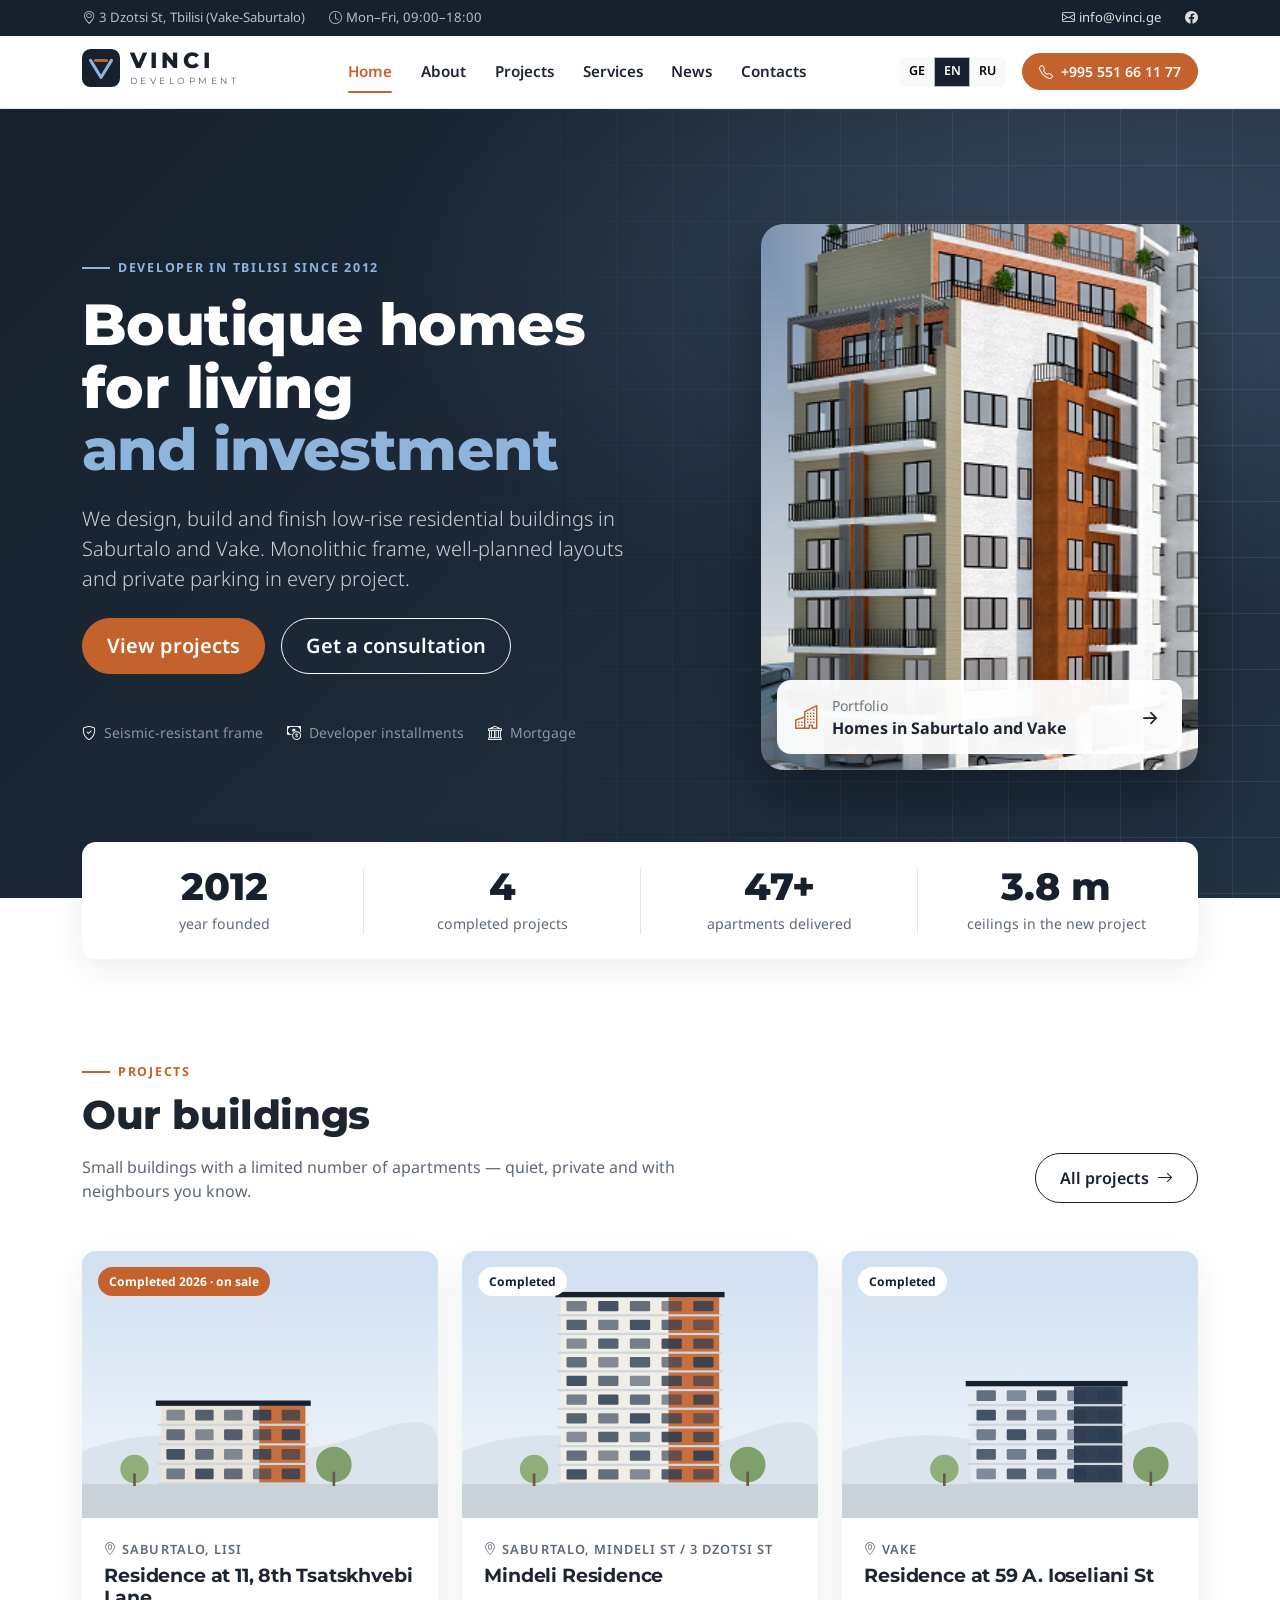
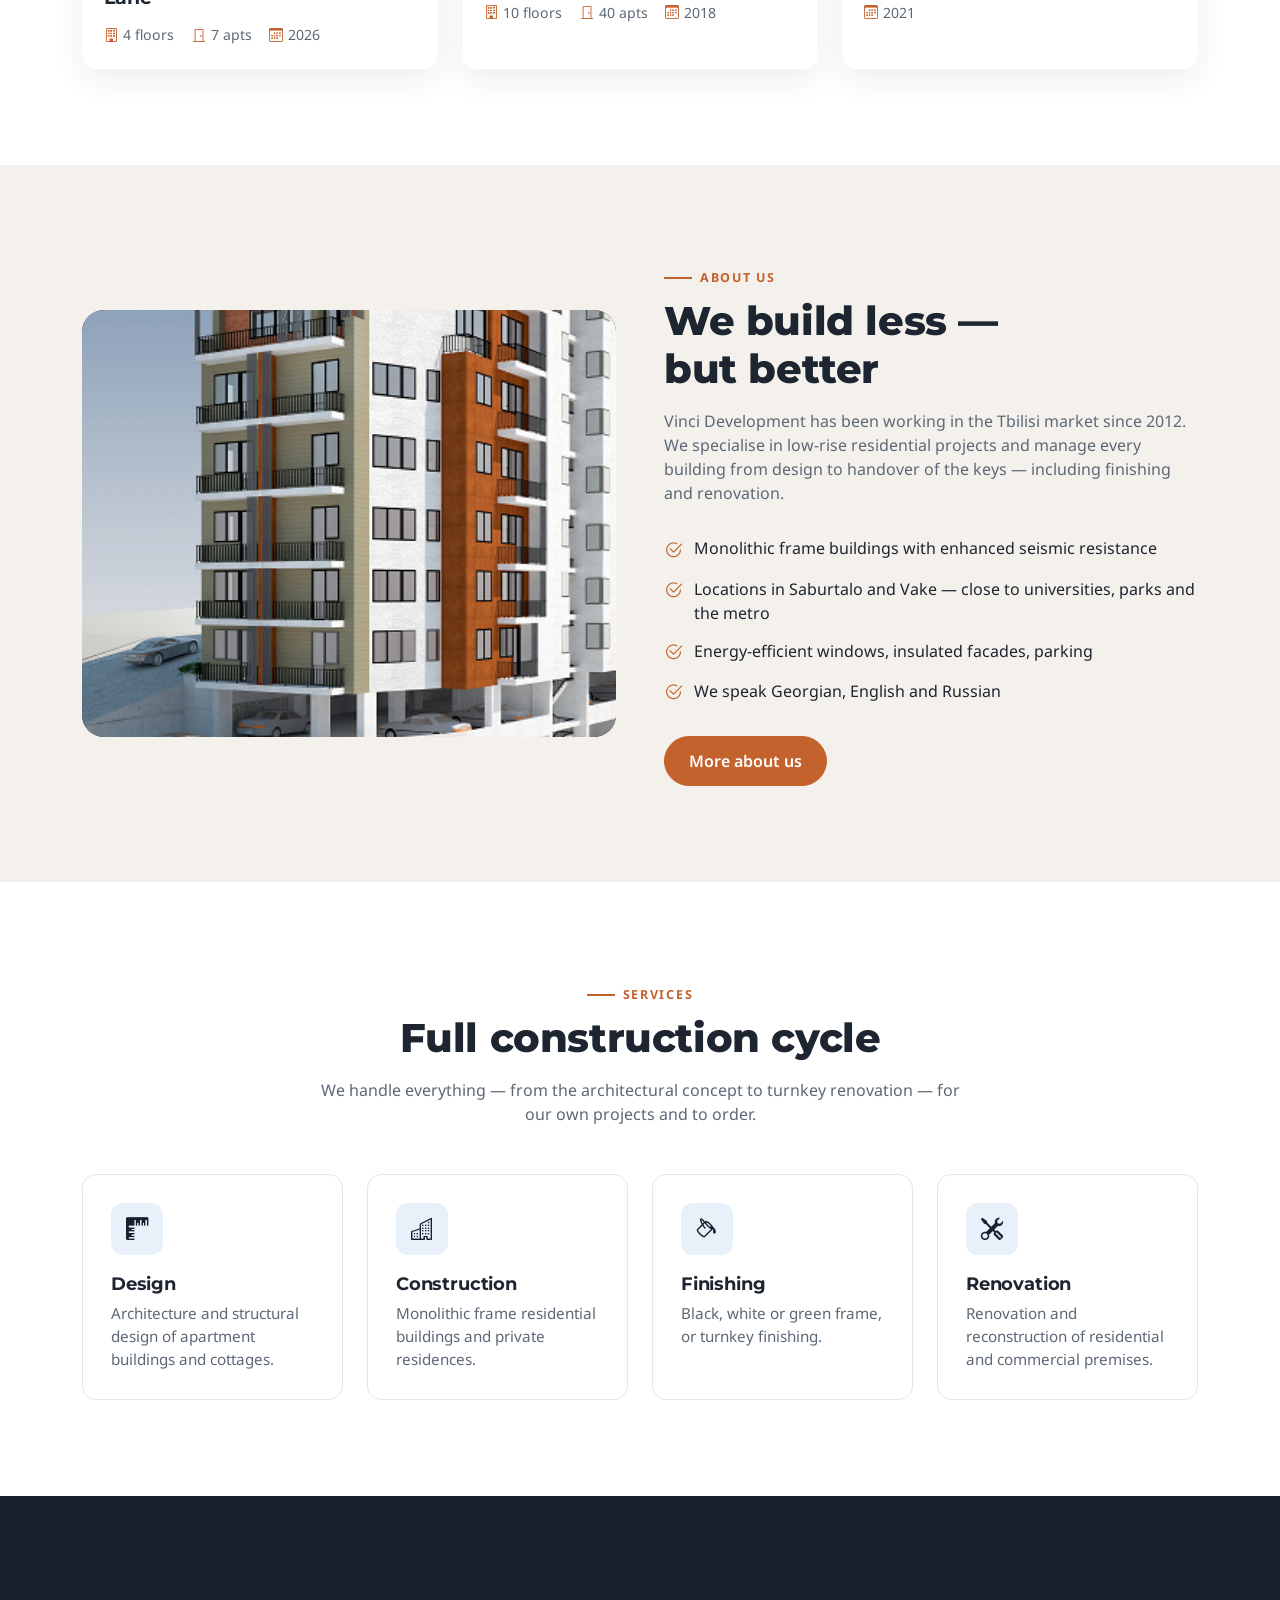
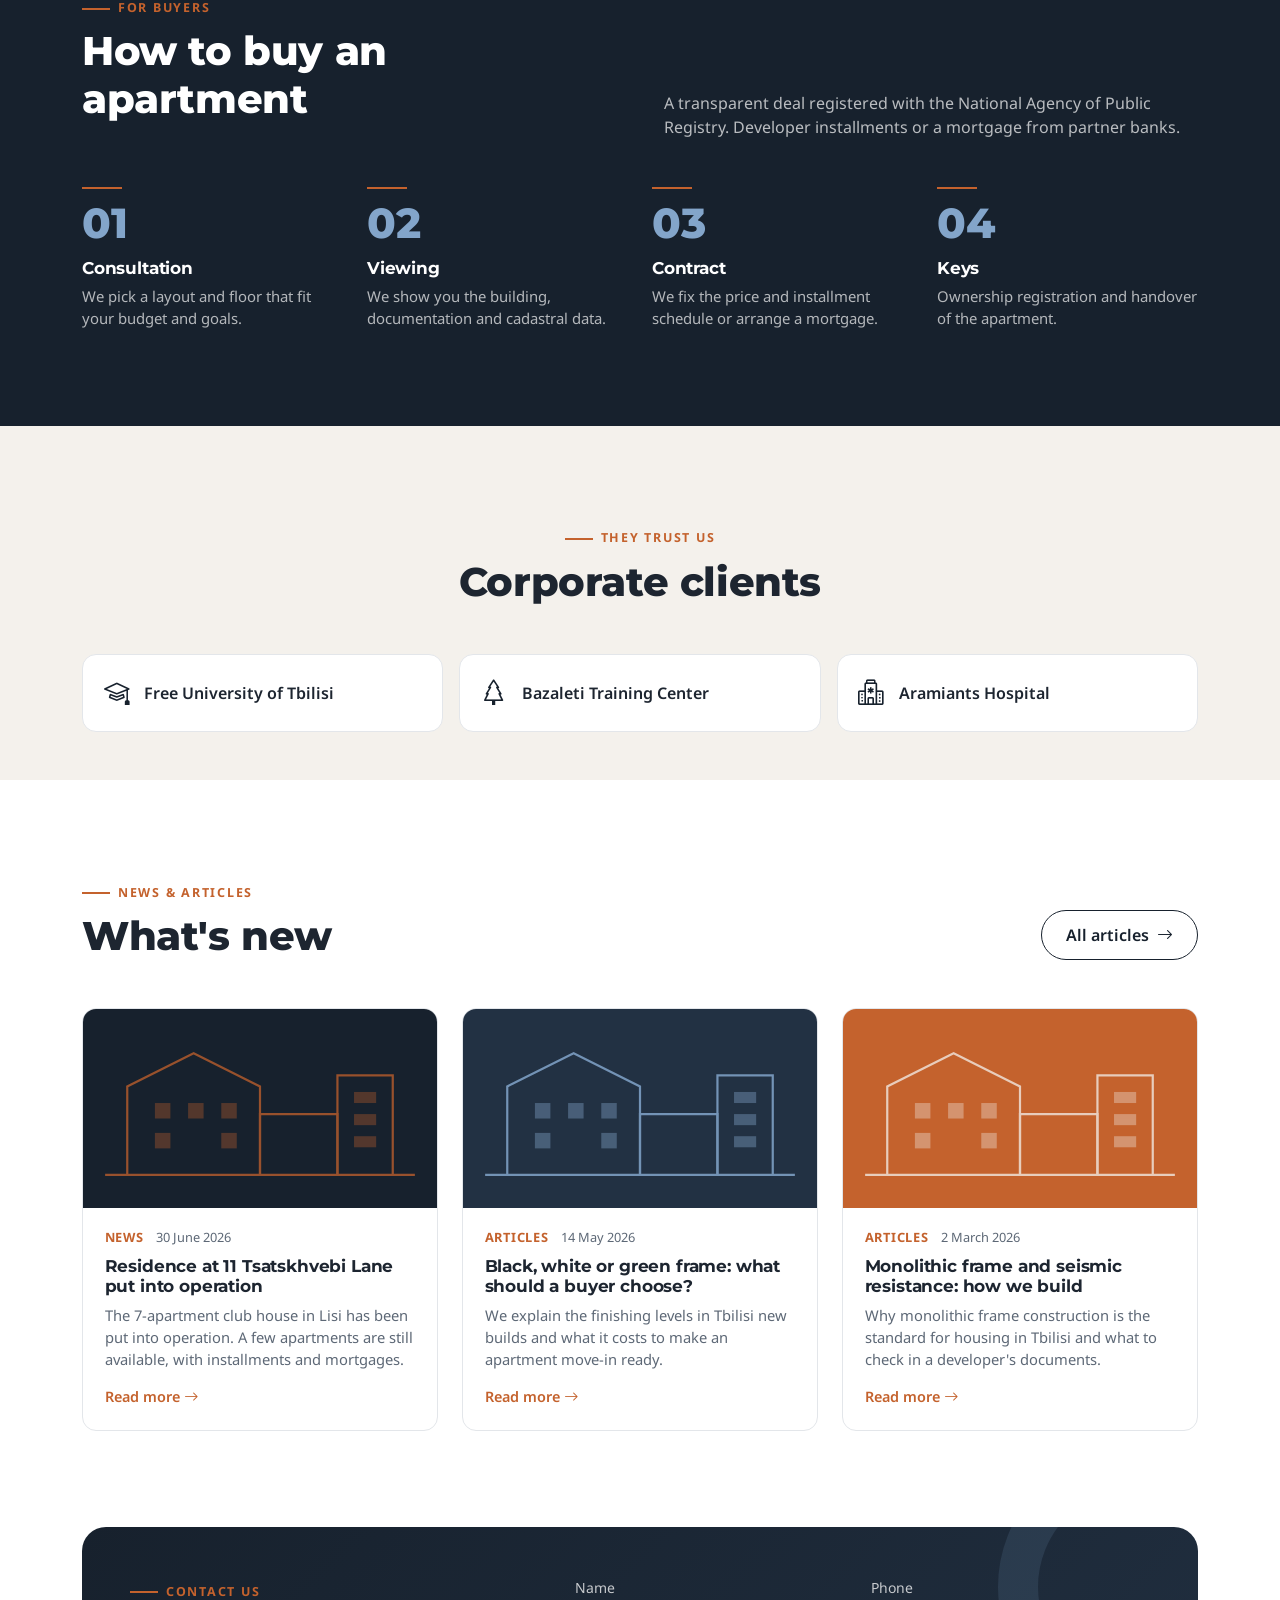
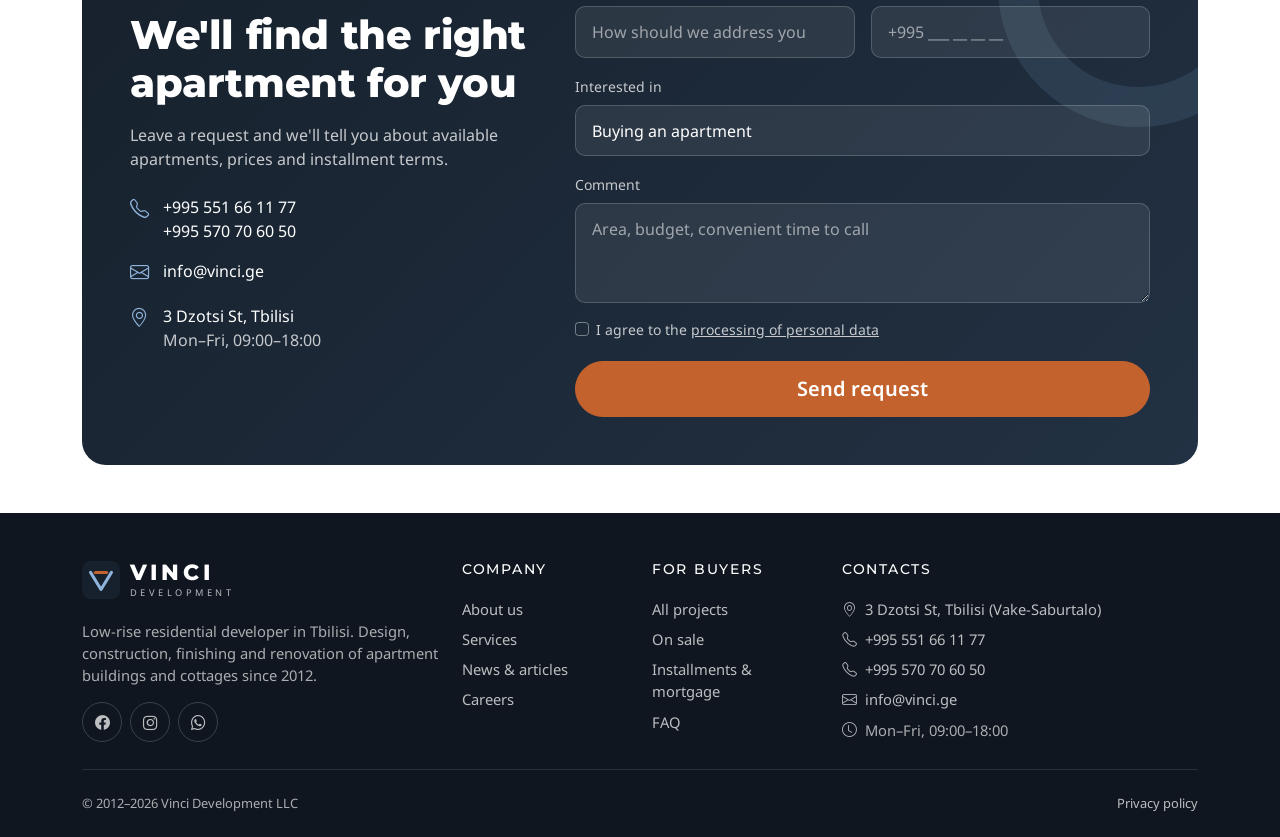
<file: index.html>
<!doctype html>
<html lang="ru">
<head>
  <meta charset="utf-8">
  <meta name="viewport" content="width=device-width, initial-scale=1">
  <title data-i18n="h.title">Vinci Development — строительство жилья в Тбилиси</title>
  <meta name="description" content="Vinci Development — девелопер малоэтажного жилья в Тбилиси с 2012 года. Квартиры в Сабуртало и Ваке, рассрочка от застройщика, ипотека." data-i18n-content="h.desc">
  <meta name="theme-color" content="#17212d">
  <meta property="og:type" content="website">
  <meta property="og:title" content="Vinci Development — строительство жилья в Тбилиси">
  <meta property="og:description" content="Малоэтажные жилые дома в Сабуртало и Ваке. С 2012 года.">
  <meta property="og:image" content="assets/img/render.png">
  <link rel="icon" href="assets/img/favicon.svg" type="image/svg+xml">

  <link rel="preconnect" href="https://fonts.googleapis.com">
  <link rel="preconnect" href="https://fonts.gstatic.com" crossorigin>
  <link href="https://fonts.googleapis.com/css2?family=Montserrat:wght@600;700;800&family=Noto+Sans:wght@400;500;600;700&family=Noto+Sans+Georgian:wght@400;600;700;800&display=swap" rel="stylesheet">
  <link href="https://cdn.jsdelivr.net/npm/bootstrap@5.3.3/dist/css/bootstrap.min.css" rel="stylesheet">
  <link href="https://cdn.jsdelivr.net/npm/bootstrap-icons@1.11.3/font/bootstrap-icons.min.css" rel="stylesheet">
  <link href="assets/css/style.css" rel="stylesheet">

  <script type="application/ld+json">
  {
    "@context": "https://schema.org",
    "@type": "HomeAndConstructionBusiness",
    "name": "Vinci Development",
    "url": "https://www.vinci.ge/",
    "email": "info@vinci.ge",
    "telephone": "+995551661177",
    "foundingDate": "2012",
    "address": { "@type": "PostalAddress", "streetAddress": "Dzotsi St. 3", "addressLocality": "Tbilisi", "addressCountry": "GE" },
    "geo": { "@type": "GeoCoordinates", "latitude": 41.72569, "longitude": 44.713257 },
    "openingHours": "Mo-Fr 09:00-18:00",
    "knowsLanguage": ["ka", "en", "ru"],
    "sameAs": ["https://www.facebook.com/Vinci"]
  }
  </script>
  <script data-goatcounter="https://olegi808.goatcounter.com/count" async src="https://gc.zgo.at/count.js"></script>
</head>
<body data-page="home">
  <a class="visually-hidden-focusable position-absolute top-0 start-0 m-2 btn btn-primary btn-sm" href="#main" data-i18n="ui.skip">Перейти к содержимому</a>
  <div data-include="header"></div>

  <main id="main">
    <!-- ===== HERO ===== -->
    <section class="vx-hero">
      <div class="vx-hero__grid"></div>
      <div class="container position-relative">
        <div class="row align-items-center g-4 g-lg-5">
          <div class="col-lg-7">
            <span class="vx-eyebrow" data-i18n="h.eyebrow">Девелопер в Тбилиси с 2012 года</span>
            <h1 class="mt-3 mb-4" data-i18n="h.h1">Камерные дома<br>для жизни <span>и&nbsp;инвестиций</span></h1>
            <p class="lead mb-4" data-i18n="h.lead">Проектируем, строим и отделываем малоэтажные жилые дома в Сабуртало и Ваке. Монолитный каркас, продуманные планировки и собственный паркинг в каждом проекте.</p>
            <div class="d-flex flex-wrap gap-3">
              <a href="projects.html" class="btn btn-primary btn-lg" data-i18n="h.ctaProjects">Смотреть проекты</a>
              <a href="#lead" class="btn btn-outline-light btn-lg" data-i18n="h.ctaConsult">Получить консультацию</a>
            </div>
            <div class="d-flex flex-wrap gap-4 mt-5 small text-white-50">
              <span><i class="bi bi-shield-check me-2 text-white"></i><span data-i18n="h.b1">Сейсмостойкий монолит</span></span>
              <span><i class="bi bi-cash-coin me-2 text-white"></i><span data-i18n="h.b2">Рассрочка от застройщика</span></span>
              <span><i class="bi bi-bank me-2 text-white"></i><span data-i18n="h.b3">Ипотека</span></span>
            </div>
          </div>
          <div class="col-lg-5 d-none d-lg-block">
            <div class="vx-hero__visual">
              <img src="assets/img/render.png" alt="Рендер жилого дома Vinci Development" data-i18n-alt="h.imgAlt" width="800" height="530">
              <a class="vx-hero__badge" href="projects.html">
                <i class="bi bi-buildings"></i>
                <span class="flex-grow-1">
                  <small class="d-block text-secondary" data-i18n="h.badgeSmall">Портфолио</small>
                  <strong data-i18n="h.badge">Дома в Сабуртало и Ваке</strong>
                </span>
                <i class="bi bi-arrow-right-short fs-3 text-dark"></i>
              </a>
            </div>
          </div>
        </div>
      </div>
    </section>

    <!-- ===== ЦИФРЫ ===== -->
    <section class="vx-stats" aria-label="Компания в цифрах" data-i18n-aria="h.stats">
      <div class="container">
        <div class="vx-stats__card">
          <div class="row row-cols-2 row-cols-md-4 g-4 text-center">
            <div class="col"><div class="vx-stat__num" data-count="2012">2012</div><div class="vx-stat__label" data-i18n="h.s1">год основания</div></div>
            <div class="col"><div class="vx-stat__num" data-count="4">4</div><div class="vx-stat__label" data-i18n="h.s2">реализованных объекта</div></div>
            <div class="col"><div class="vx-stat__num" data-count="47" data-suffix="+">47+</div><div class="vx-stat__label" data-i18n="h.s3">квартир сдано</div></div>
            <div class="col"><div class="vx-stat__num" data-i18n="h.s4num">3,8 м</div><div class="vx-stat__label" data-i18n="h.s4">потолки в новом проекте</div></div>
          </div>
        </div>
      </div>
    </section>

    <!-- ===== ПРОЕКТЫ ===== -->
    <section class="vx-section" id="projects">
      <div class="container">
        <div class="d-flex flex-column flex-md-row justify-content-between align-items-md-end gap-3 mb-5">
          <div>
            <span class="vx-eyebrow" data-i18n="h.projEyebrow">Проекты</span>
            <h2 class="vx-section__title" data-i18n="h.projTitle">Наши объекты</h2>
            <p class="vx-section__lead mb-0" data-i18n="h.projLead">Небольшие дома с ограниченным числом квартир — тишина, приватность и понятное соседство.</p>
          </div>
          <a href="projects.html" class="btn btn-outline-dark flex-shrink-0"><span data-i18n="h.allProjects">Все проекты</span> <i class="bi bi-arrow-right ms-1"></i></a>
        </div>
        <div class="row g-4" data-projects="3"></div>
      </div>
    </section>

    <!-- ===== О КОМПАНИИ ===== -->
    <section class="vx-section vx-section--sand" id="about">
      <div class="container">
        <div class="row align-items-center g-4 g-lg-5">
          <div class="col-lg-6 vx-reveal">
            <div class="vx-about__img">
              <img src="assets/img/render.png" alt="" loading="lazy">
            </div>
          </div>
          <div class="col-lg-6 vx-reveal">
            <span class="vx-eyebrow" data-i18n="h.aboutEyebrow">О компании</span>
            <h2 class="vx-section__title" data-i18n="h.aboutTitle">Строим меньше — но&nbsp;лучше</h2>
            <p class="vx-section__lead" data-i18n="h.aboutLead">Vinci Development работает на рынке Тбилиси с 2012 года. Мы специализируемся на малоэтажных жилых проектах и ведём каждый объект от проектирования до сдачи ключей — включая отделку и ремонт.</p>
            <ul class="vx-check my-4">
              <li><i class="bi bi-check2-circle"></i><span data-i18n="h.a1">Монолитно-каркасные дома повышенной сейсмостойкости</span></li>
              <li><i class="bi bi-check2-circle"></i><span data-i18n="h.a2">Локации в Сабуртало и Ваке — рядом с университетами, парками и метро</span></li>
              <li><i class="bi bi-check2-circle"></i><span data-i18n="h.a3">Энергоэффективные окна, утеплённые фасады, паркинг</span></li>
              <li><i class="bi bi-check2-circle"></i><span data-i18n="h.a4">Говорим на грузинском, английском и русском</span></li>
            </ul>
            <a href="about.html" class="btn btn-primary" data-i18n="h.aboutBtn">Подробнее о компании</a>
          </div>
        </div>
      </div>
    </section>

    <!-- ===== УСЛУГИ ===== -->
    <section class="vx-section" id="services">
      <div class="container">
        <div class="text-center mb-5">
          <span class="vx-eyebrow" data-i18n="h.servEyebrow">Услуги</span>
          <h2 class="vx-section__title" data-i18n="h.servTitle">Полный цикл строительства</h2>
          <p class="vx-section__lead mx-auto" data-i18n="h.servLead">Берём на себя всё: от архитектурной концепции до ремонта под ключ — для своих проектов и по заказу.</p>
        </div>
        <div class="row g-4">
          <div class="col-sm-6 col-lg-3 vx-reveal">
            <div class="vx-service">
              <div class="vx-service__icon"><i class="bi bi-rulers"></i></div>
              <h3 data-i18n="svc.design.t">Проектирование</h3>
              <p data-i18n="svc.design.d">Архитектура и конструктив многоквартирных домов и коттеджей.</p>
            </div>
          </div>
          <div class="col-sm-6 col-lg-3 vx-reveal">
            <div class="vx-service">
              <div class="vx-service__icon"><i class="bi bi-buildings"></i></div>
              <h3 data-i18n="svc.build.t">Строительство</h3>
              <p data-i18n="svc.build.d">Монолитно-каркасные жилые дома и частные резиденции.</p>
            </div>
          </div>
          <div class="col-sm-6 col-lg-3 vx-reveal">
            <div class="vx-service">
              <div class="vx-service__icon"><i class="bi bi-paint-bucket"></i></div>
              <h3 data-i18n="svc.finish.t">Отделка</h3>
              <p data-i18n="svc.finish.d">Чёрный, белый и зелёный каркас или отделка под ключ.</p>
            </div>
          </div>
          <div class="col-sm-6 col-lg-3 vx-reveal">
            <div class="vx-service">
              <div class="vx-service__icon"><i class="bi bi-tools"></i></div>
              <h3 data-i18n="svc.repair.t">Ремонт</h3>
              <p data-i18n="svc.repair.d">Ремонт и реконструкция жилых и коммерческих помещений.</p>
            </div>
          </div>
        </div>
      </div>
    </section>

    <!-- ===== ЭТАПЫ ПОКУПКИ ===== -->
    <section class="vx-section vx-section--dark">
      <div class="container">
        <div class="row g-4 g-lg-5 align-items-end mb-5">
          <div class="col-lg-6">
            <span class="vx-eyebrow" data-i18n="h.buyEyebrow">Покупателям</span>
            <h2 class="vx-section__title" data-i18n="h.buyTitle">Как купить квартиру</h2>
          </div>
          <div class="col-lg-6">
            <p class="vx-section__lead mb-0" data-i18n="h.buyLead">Прозрачная сделка через Национальное агентство публичного реестра. Рассрочка от застройщика или ипотека партнёрских банков.</p>
          </div>
        </div>
        <div class="row g-4">
          <div class="col-sm-6 col-lg-3 vx-reveal"><div class="vx-step"><div class="vx-step__num">01</div><h3 data-i18n="st1.t">Консультация</h3><p data-i18n="st1.d">Подбираем планировку и этаж под ваш бюджет и задачи.</p></div></div>
          <div class="col-sm-6 col-lg-3 vx-reveal"><div class="vx-step"><div class="vx-step__num">02</div><h3 data-i18n="st2.t">Просмотр</h3><p data-i18n="st2.d">Показываем объект, документацию и кадастровые данные.</p></div></div>
          <div class="col-sm-6 col-lg-3 vx-reveal"><div class="vx-step"><div class="vx-step__num">03</div><h3 data-i18n="st3.t">Договор</h3><p data-i18n="st3.d">Фиксируем цену, график рассрочки или оформляем ипотеку.</p></div></div>
          <div class="col-sm-6 col-lg-3 vx-reveal"><div class="vx-step"><div class="vx-step__num">04</div><h3 data-i18n="st4.t">Ключи</h3><p data-i18n="st4.d">Регистрация собственности и передача квартиры.</p></div></div>
        </div>
      </div>
    </section>

    <!-- ===== КЛИЕНТЫ ===== -->
    <section class="vx-section vx-section--sand pb-5">
      <div class="container">
        <div class="text-center mb-5">
          <span class="vx-eyebrow" data-i18n="h.clientsEyebrow">Нам доверяют</span>
          <h2 class="vx-section__title" data-i18n="h.clientsTitle">Корпоративные заказчики</h2>
        </div>
        <div class="row g-3 justify-content-center">
          <div class="col-md-4 vx-reveal"><div class="vx-client"><i class="bi bi-mortarboard"></i><span data-i18n="cl1">Свободный университет Тбилиси</span></div></div>
          <div class="col-md-4 vx-reveal"><div class="vx-client"><i class="bi bi-tree"></i><span data-i18n="cl2">Учебный центр «Базалети»</span></div></div>
          <div class="col-md-4 vx-reveal"><div class="vx-client"><i class="bi bi-hospital"></i><span data-i18n="cl3">Больница «Арамянца»</span></div></div>
        </div>
      </div>
    </section>

    <!-- ===== НОВОСТИ ===== -->
    <section class="vx-section" id="news">
      <div class="container">
        <div class="d-flex flex-column flex-md-row justify-content-between align-items-md-end gap-3 mb-5">
          <div>
            <span class="vx-eyebrow" data-i18n="h.newsEyebrow">Новости и статьи</span>
            <h2 class="vx-section__title mb-0" data-i18n="h.newsTitle">Что нового</h2>
          </div>
          <a href="news.html" class="btn btn-outline-dark flex-shrink-0"><span data-i18n="h.allNews">Все материалы</span> <i class="bi bi-arrow-right ms-1"></i></a>
        </div>
        <div class="row g-4" data-news="3"></div>
      </div>
    </section>

    <!-- ===== ЗАЯВКА ===== -->
    <section class="pb-5" id="lead">
      <div class="container">
        <div class="vx-cta p-4 p-md-5">
          <div class="row g-4 g-lg-5 position-relative" style="z-index:1">
            <div class="col-lg-5">
              <span class="vx-eyebrow" data-i18n="f.eyebrow">Связаться с нами</span>
              <h2 class="vx-section__title text-white" data-i18n="f.title">Подберём квартиру под ваш запрос</h2>
              <p class="opacity-75 mb-4" data-i18n="f.lead">Оставьте заявку — расскажем о свободных квартирах, ценах и условиях рассрочки.</p>
              <div class="vx-contact-line"><i class="bi bi-telephone"></i><div><a href="tel:+995551661177">+995 551 66 11 77</a><br><a href="tel:+995570706050">+995 570 70 60 50</a></div></div>
              <div class="vx-contact-line"><i class="bi bi-envelope"></i><a href="mailto:info@vinci.ge">info@vinci.ge</a></div>
              <div class="vx-contact-line"><i class="bi bi-geo-alt"></i><span><span data-i18n="ui.addrShort">Тбилиси, ул. Дзоци, 3</span><br><span class="opacity-75" data-i18n="ui.hours">Пн–Пт, 09:00–18:00</span></span></div>
            </div>
            <div class="col-lg-7">
              <form class="row g-3" data-lead novalidate>
                <div class="col-sm-6">
                  <label class="form-label small opacity-75" for="leadName" data-i18n="f.name">Имя</label>
                  <input class="form-control" id="leadName" name="name" autocomplete="name" placeholder="Как к вам обращаться" data-i18n-ph="f.namePh" required>
                  <div class="invalid-feedback" data-i18n="f.nameErr">Введите имя</div>
                </div>
                <div class="col-sm-6">
                  <label class="form-label small opacity-75" for="leadPhone" data-i18n="f.phone">Телефон</label>
                  <input class="form-control" id="leadPhone" name="phone" type="tel" autocomplete="tel" placeholder="+995 ___ __ __ __" pattern="[+0-9 ()\-]{7,}" required>
                  <div class="invalid-feedback" data-i18n="f.phoneErr">Введите корректный номер</div>
                </div>
                <div class="col-12">
                  <label class="form-label small opacity-75" for="leadTopic" data-i18n="f.topic">Интересует</label>
                  <select class="form-select" id="leadTopic" name="topic">
                    <option value="buy" data-i18n="f.t1">Покупка квартиры</option>
                    <option value="finance" data-i18n="f.t2">Рассрочка / ипотека</option>
                    <option value="build" data-i18n="f.t3">Строительство под заказ</option>
                    <option value="finish" data-i18n="f.t4">Отделка и ремонт</option>
                    <option value="other" data-i18n="f.t5">Другое</option>
                  </select>
                </div>
                <div class="col-12">
                  <label class="form-label small opacity-75" for="leadMsg" data-i18n="f.msg">Комментарий</label>
                  <textarea class="form-control" id="leadMsg" name="message" rows="3" placeholder="Площадь, бюджет, удобное время для звонка" data-i18n-ph="f.msgPh"></textarea>
                </div>
                <div class="col-12">
                  <div class="form-check small">
                    <input class="form-check-input" type="checkbox" id="leadAgree" required>
                    <label class="form-check-label opacity-75" for="leadAgree" data-i18n="f.agree">Согласен с <a class="text-white text-decoration-underline" href="privacy.html">обработкой персональных данных</a></label>
                  </div>
                </div>
                <div class="col-12">
                  <button class="btn btn-primary btn-lg w-100" type="submit" data-i18n="f.submit">Отправить заявку</button>
                </div>
              </form>
            </div>
          </div>
        </div>
      </div>
    </section>
  </main>

  <div data-include="footer"></div>

  <script src="https://cdn.jsdelivr.net/npm/bootstrap@5.3.3/dist/js/bootstrap.bundle.min.js"></script>
  <script src="assets/js/i18n.js"></script>
  <script src="assets/js/data.js"></script>
  <script src="assets/js/main.js"></script>
</body>
</html>
</file>
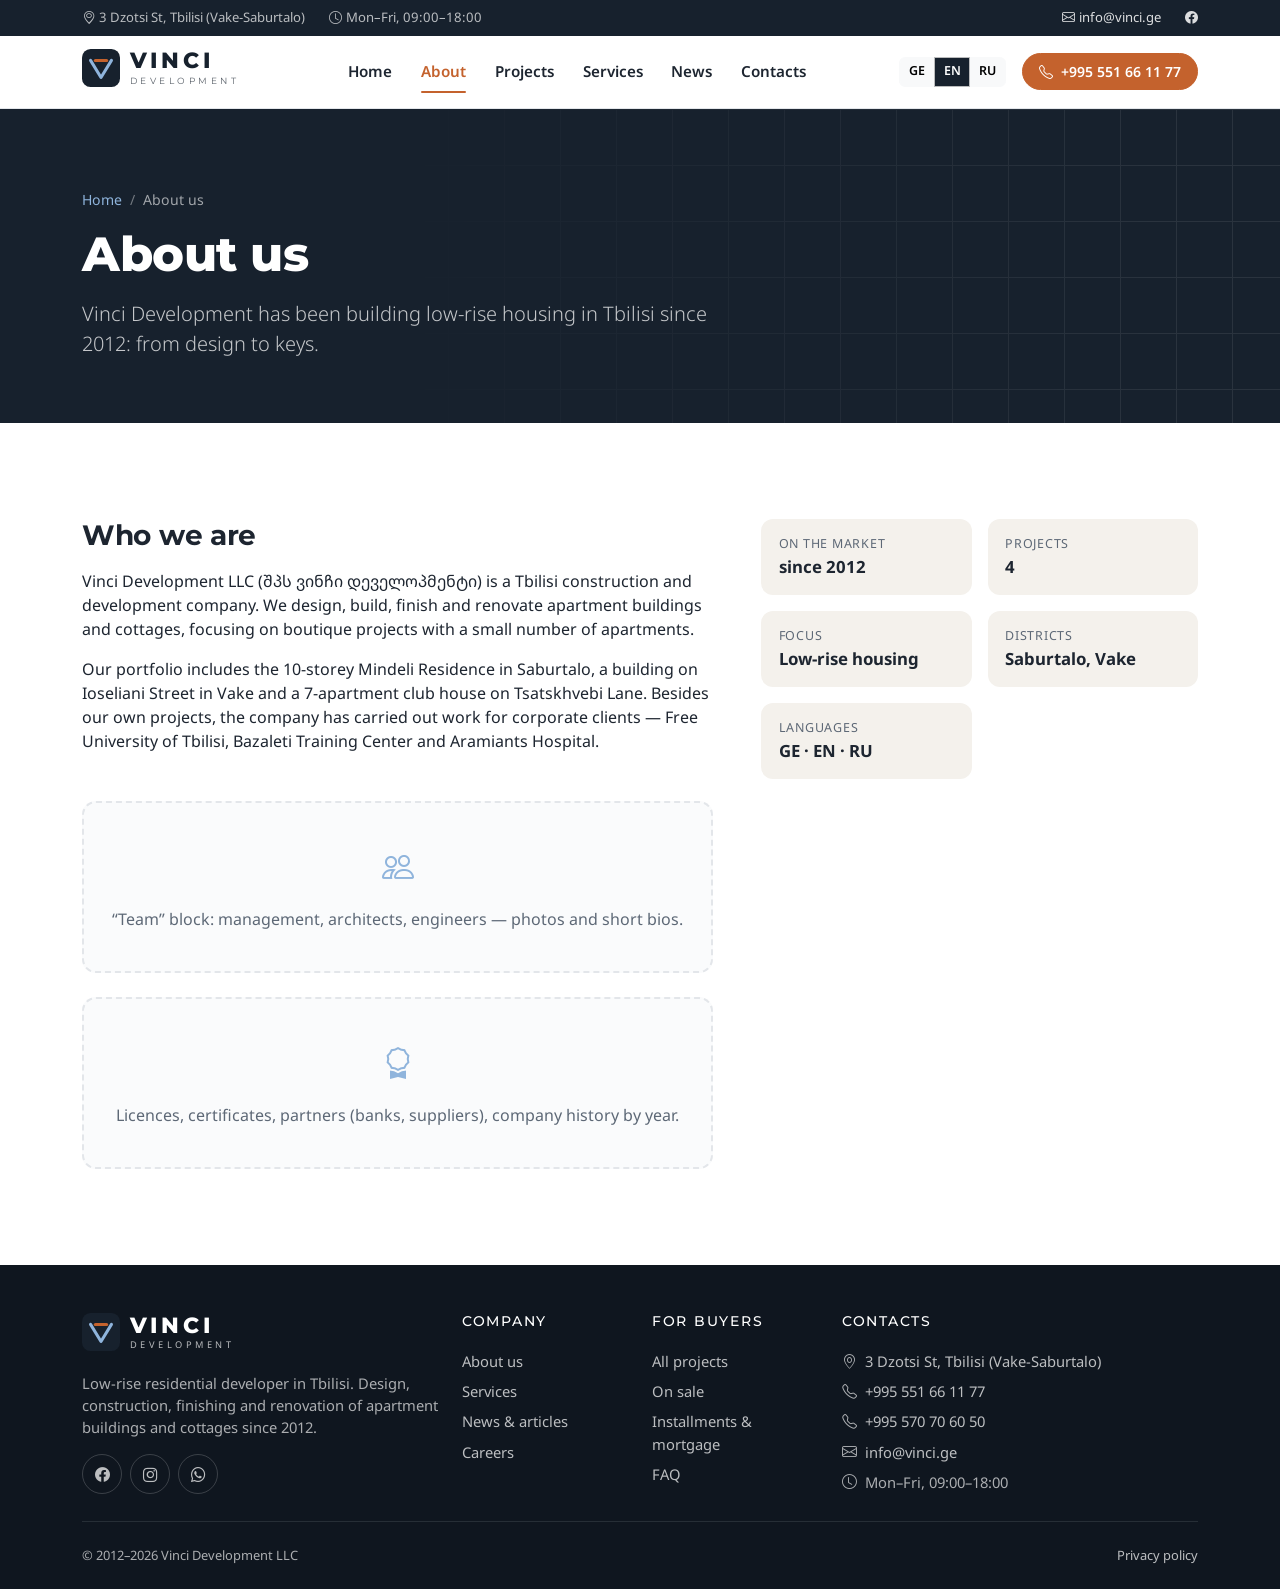
<file: about.html>
<!doctype html>
<html lang="ru">
<head>
  <meta charset="utf-8">
  <meta name="viewport" content="width=device-width, initial-scale=1">
  <title data-i18n-doc="p.about.title">О компании — Vinci Development</title>
  <meta name="description" content="Vinci Development — девелопер жилья в Тбилиси с 2012 года." data-i18n-content="p.about.desc">
  <meta name="theme-color" content="#17212d">
  <link rel="icon" href="assets/img/favicon.svg" type="image/svg+xml">
  <link rel="preconnect" href="https://fonts.googleapis.com">
  <link rel="preconnect" href="https://fonts.gstatic.com" crossorigin>
  <link href="https://fonts.googleapis.com/css2?family=Montserrat:wght@600;700;800&family=Noto+Sans:wght@400;500;600;700&family=Noto+Sans+Georgian:wght@400;600;700;800&display=swap" rel="stylesheet">
  <link href="https://cdn.jsdelivr.net/npm/bootstrap@5.3.3/dist/css/bootstrap.min.css" rel="stylesheet">
  <link href="https://cdn.jsdelivr.net/npm/bootstrap-icons@1.11.3/font/bootstrap-icons.min.css" rel="stylesheet">
  <link href="assets/css/style.css" rel="stylesheet">
  <script data-goatcounter="https://olegi808.goatcounter.com/count" async src="https://gc.zgo.at/count.js"></script>
</head>
<body data-page="about">
  <a class="visually-hidden-focusable position-absolute top-0 start-0 m-2 btn btn-primary btn-sm" href="#main" data-i18n="ui.skip">Перейти к содержимому</a>
  <div data-include="header"></div>

  <main id="main">
    <section class="vx-page-head">
      <div class="vx-hero__grid"></div>
      <div class="container position-relative">
        <nav aria-label="breadcrumb">
          <ol class="breadcrumb mb-3">
            <li class="breadcrumb-item"><a href="index.html" data-i18n="nav.home">Главная</a></li>
            <li class="breadcrumb-item active" aria-current="page" data-i18n="p.about.title">О компании</li>
          </ol>
        </nav>
        <h1 class="mb-3" data-i18n="p.about.title">О компании</h1>
        <p class="lead opacity-75 mb-0" style="max-width:42rem" data-i18n="p.about.lead">Vinci Development строит малоэтажное жильё в Тбилиси с 2012 года: от проекта до ключей.</p>
      </div>
    </section>
    <section class="vx-section">
      <div class="container">
        <div class="row g-4 g-lg-5">
          <div class="col-lg-7">
            <h2 class="h3 fw-bold mb-3" data-i18n="ab.who">Кто мы</h2>
            <p data-i18n="ab.p1">ООО «Винчи Девелопмент» (შპს ვინჩი დეველოპმენტი) — тбилисская строительная и девелоперская компания. Мы проектируем, строим, отделываем и ремонтируем многоквартирные дома и коттеджи, делая ставку на камерные проекты с небольшим числом квартир.</p>
            <p data-i18n="ab.p2">Среди наших объектов — 10-этажный Mindeli Residence в Сабуртало, дом на улице Иоселиани в Ваке и клубный дом на 7 квартир на Цацхвеби. Помимо собственных проектов, компания выполняла работы для корпоративных заказчиков — Свободного университета Тбилиси, учебного центра «Базалети» и больницы «Арамянца».</p>
            <div class="mt-5"><div class="vx-stub"><i class="bi bi-people"></i><p class="mt-3 mb-0" data-i18n="stub.team">Блок «Команда»: руководство, архитекторы, инженеры — фото и краткие биографии.</p></div></div>
            <div class="mt-4"><div class="vx-stub"><i class="bi bi-award"></i><p class="mt-3 mb-0" data-i18n="stub.certs">Лицензии, сертификаты, партнёры (банки, поставщики), история компании по годам.</p></div></div>
          </div>
          <div class="col-lg-5">
            <div class="vx-spec">
              <div><small data-i18n="ab.k1">На рынке</small><strong data-i18n="ab.v1">с 2012 года</strong></div>
              <div><small data-i18n="ab.k2">Объектов</small><strong>4</strong></div>
              <div><small data-i18n="ab.k3">Специализация</small><strong data-i18n="ab.v3">Малоэтажное жильё</strong></div>
              <div><small data-i18n="ab.k4">Районы</small><strong data-i18n="ab.v4">Сабуртало, Ваке</strong></div>
              <div><small data-i18n="ab.k5">Языки</small><strong>GE · EN · RU</strong></div>
            </div>
          </div>
        </div>
      </div>
    </section>
  </main>

  <div data-include="footer"></div>

  <script src="https://cdn.jsdelivr.net/npm/bootstrap@5.3.3/dist/js/bootstrap.bundle.min.js"></script>
  <script src="assets/js/i18n.js"></script>
  <script src="assets/js/data.js"></script>
  <script src="assets/js/main.js"></script>
</body>
</html>
</file>
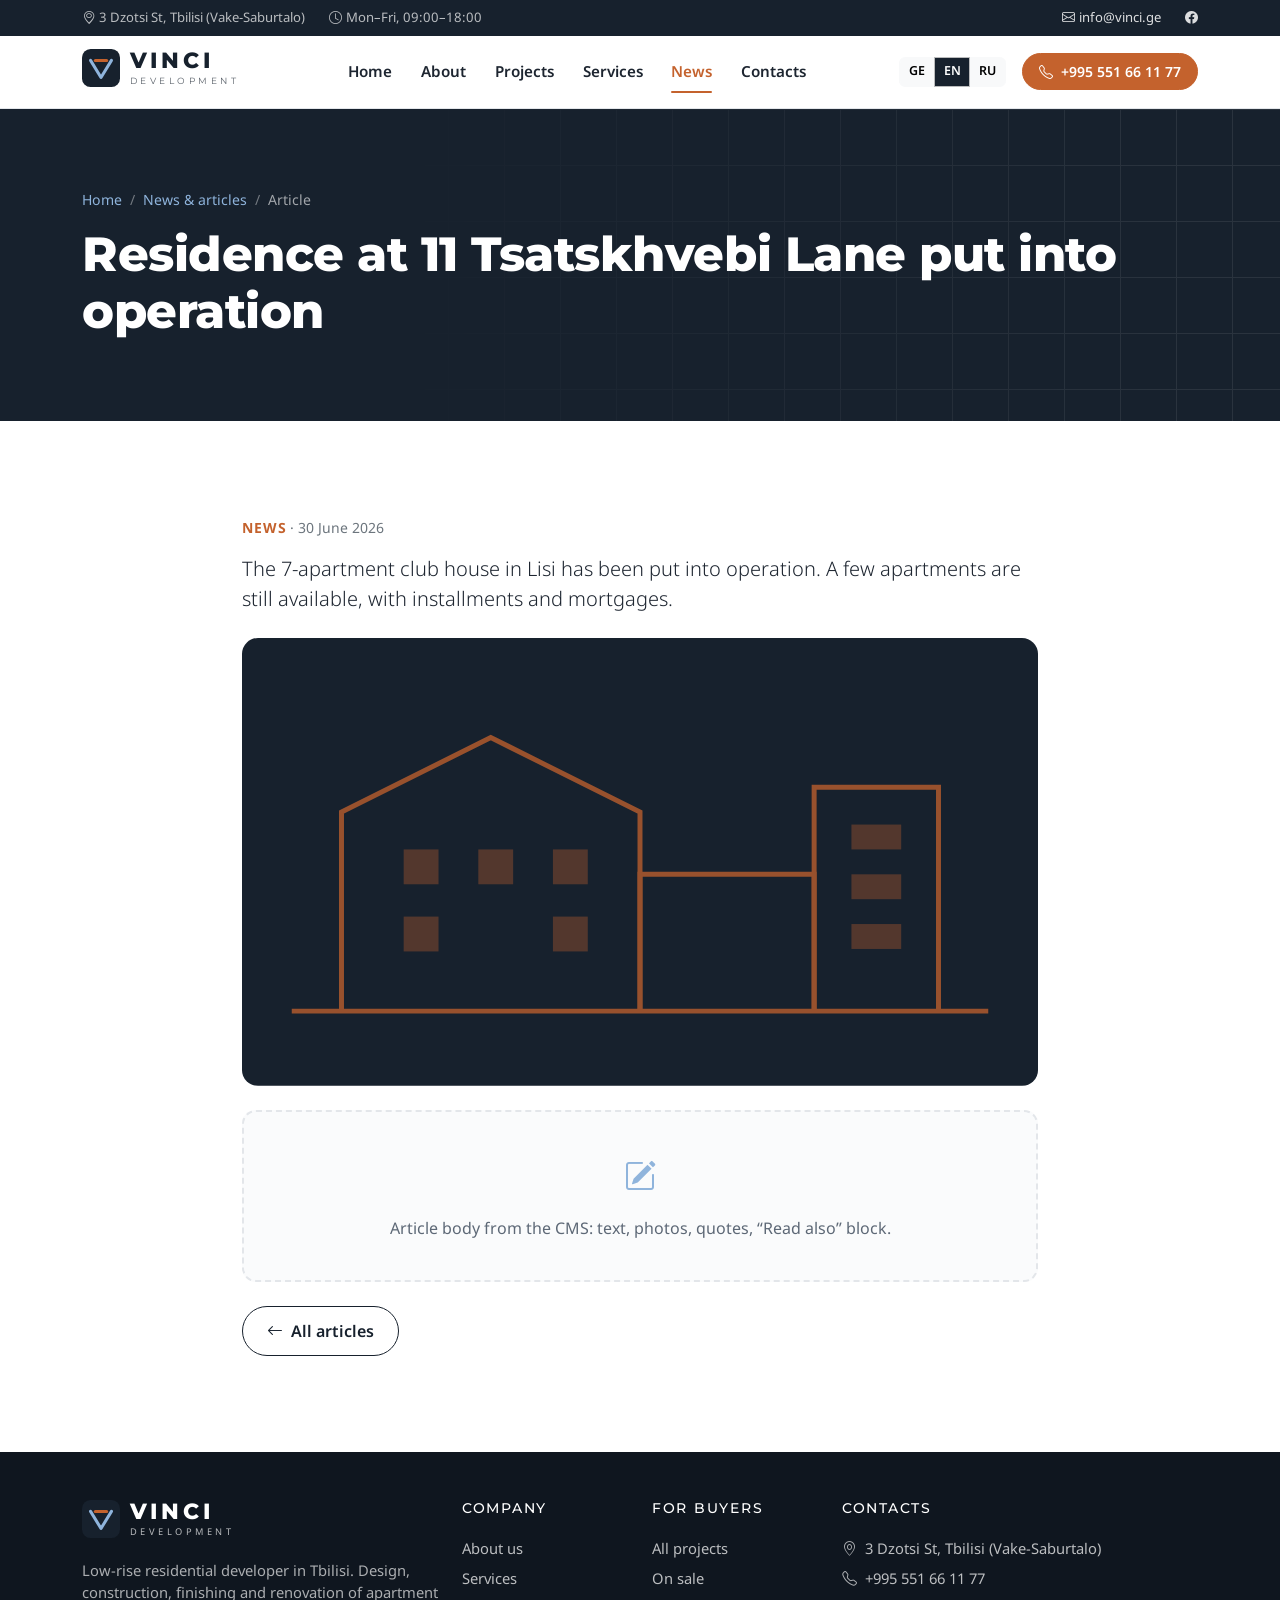
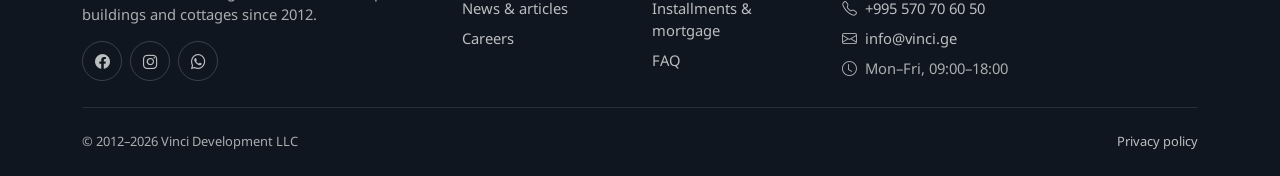
<file: article.html>
<!doctype html>
<html lang="ru">
<head>
  <meta charset="utf-8">
  <meta name="viewport" content="width=device-width, initial-scale=1">
  <title data-i18n-doc="p.article.title">Статья — Vinci Development</title>
  <meta name="description" content="Материал Vinci Development." data-i18n-content="p.article.desc">
  <meta name="theme-color" content="#17212d">
  <link rel="icon" href="assets/img/favicon.svg" type="image/svg+xml">
  <link rel="preconnect" href="https://fonts.googleapis.com">
  <link rel="preconnect" href="https://fonts.gstatic.com" crossorigin>
  <link href="https://fonts.googleapis.com/css2?family=Montserrat:wght@600;700;800&family=Noto+Sans:wght@400;500;600;700&family=Noto+Sans+Georgian:wght@400;600;700;800&display=swap" rel="stylesheet">
  <link href="https://cdn.jsdelivr.net/npm/bootstrap@5.3.3/dist/css/bootstrap.min.css" rel="stylesheet">
  <link href="https://cdn.jsdelivr.net/npm/bootstrap-icons@1.11.3/font/bootstrap-icons.min.css" rel="stylesheet">
  <link href="assets/css/style.css" rel="stylesheet">
  <script data-goatcounter="https://olegi808.goatcounter.com/count" async src="https://gc.zgo.at/count.js"></script>
</head>
<body data-page="news">
  <a class="visually-hidden-focusable position-absolute top-0 start-0 m-2 btn btn-primary btn-sm" href="#main" data-i18n="ui.skip">Перейти к содержимому</a>
  <div data-include="header"></div>

  <main id="main">
    <section class="vx-page-head">
      <div class="vx-hero__grid"></div>
      <div class="container position-relative">
        <nav aria-label="breadcrumb">
          <ol class="breadcrumb mb-3">
            <li class="breadcrumb-item"><a href="index.html" data-i18n="nav.home">Главная</a></li>
            <li class="breadcrumb-item"><a href="news.html" data-i18n="p.news.title">Новости и статьи</a></li><li class="breadcrumb-item active" aria-current="page" data-i18n="art.crumb">Материал</li>
          </ol>
        </nav>
        <h1 class="mb-3" data-a-title></h1>
        <p class="lead opacity-75 mb-0" style="max-width:42rem" data-i18n="-"></p>
      </div>
    </section>
    <section class="vx-section" data-article>
      <div class="container" style="max-width:820px">
        <div class="small text-secondary mb-3" data-a-meta></div>
        <p class="lead" data-a-lead></p>
        <div class="rounded-4 overflow-hidden my-4" style="aspect-ratio:16/9" data-a-visual></div>
        <div class="vx-stub"><i class="bi bi-pencil-square"></i><p class="mt-3 mb-0" data-i18n="stub.article">Тело статьи из CMS: текст, фото, цитаты, блок «Читайте также».</p></div>
        <a href="news.html" class="btn btn-outline-dark mt-4"><i class="bi bi-arrow-left me-2"></i><span data-i18n="art.back">Ко всем материалам</span></a>
      </div>
    </section>
  </main>

  <div data-include="footer"></div>

  <script src="https://cdn.jsdelivr.net/npm/bootstrap@5.3.3/dist/js/bootstrap.bundle.min.js"></script>
  <script src="assets/js/i18n.js"></script>
  <script src="assets/js/data.js"></script>
  <script src="assets/js/main.js"></script>
</body>
</html>
</file>
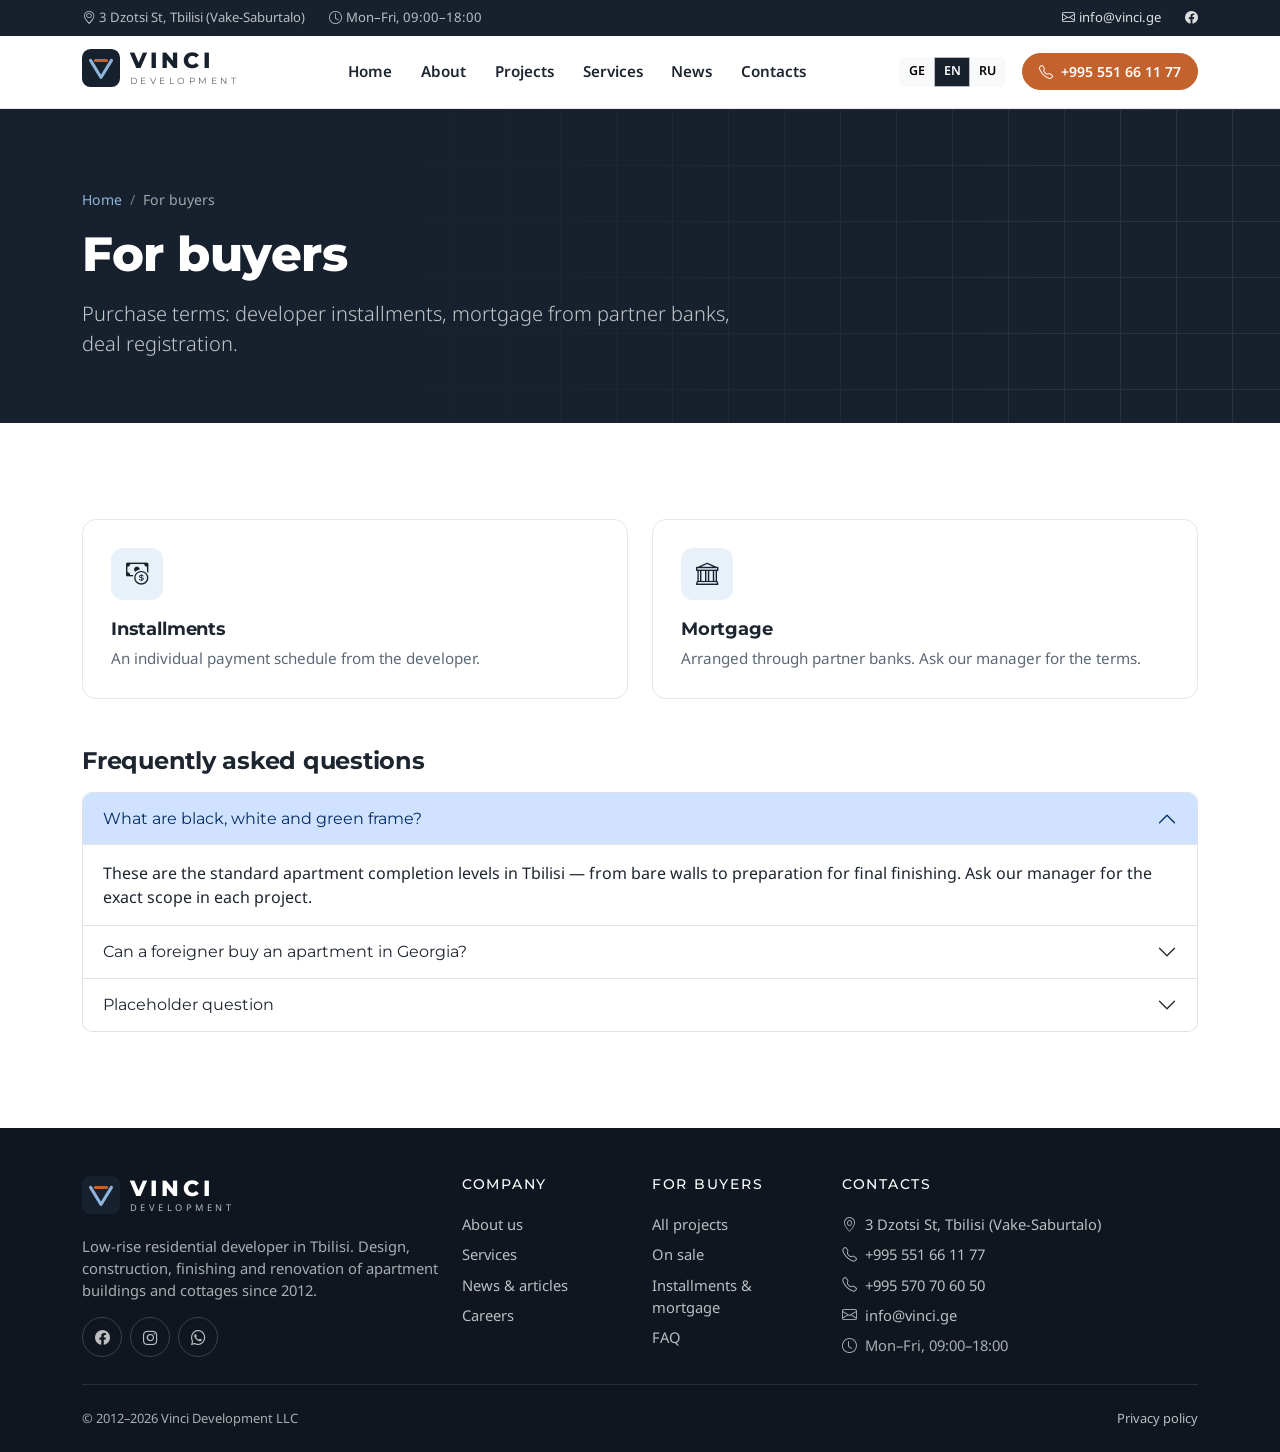
<file: buyers.html>
<!doctype html>
<html lang="ru">
<head>
  <meta charset="utf-8">
  <meta name="viewport" content="width=device-width, initial-scale=1">
  <title data-i18n-doc="p.buyers.title">Покупателям — Vinci Development</title>
  <meta name="description" content="Рассрочка, ипотека и ответы на вопросы покупателей." data-i18n-content="p.buyers.desc">
  <meta name="theme-color" content="#17212d">
  <link rel="icon" href="assets/img/favicon.svg" type="image/svg+xml">
  <link rel="preconnect" href="https://fonts.googleapis.com">
  <link rel="preconnect" href="https://fonts.gstatic.com" crossorigin>
  <link href="https://fonts.googleapis.com/css2?family=Montserrat:wght@600;700;800&family=Noto+Sans:wght@400;500;600;700&family=Noto+Sans+Georgian:wght@400;600;700;800&display=swap" rel="stylesheet">
  <link href="https://cdn.jsdelivr.net/npm/bootstrap@5.3.3/dist/css/bootstrap.min.css" rel="stylesheet">
  <link href="https://cdn.jsdelivr.net/npm/bootstrap-icons@1.11.3/font/bootstrap-icons.min.css" rel="stylesheet">
  <link href="assets/css/style.css" rel="stylesheet">
  <script data-goatcounter="https://olegi808.goatcounter.com/count" async src="https://gc.zgo.at/count.js"></script>
</head>
<body data-page="buyers">
  <a class="visually-hidden-focusable position-absolute top-0 start-0 m-2 btn btn-primary btn-sm" href="#main" data-i18n="ui.skip">Перейти к содержимому</a>
  <div data-include="header"></div>

  <main id="main">
    <section class="vx-page-head">
      <div class="vx-hero__grid"></div>
      <div class="container position-relative">
        <nav aria-label="breadcrumb">
          <ol class="breadcrumb mb-3">
            <li class="breadcrumb-item"><a href="index.html" data-i18n="nav.home">Главная</a></li>
            <li class="breadcrumb-item active" aria-current="page" data-i18n="p.buyers.title">Покупателям</li>
          </ol>
        </nav>
        <h1 class="mb-3" data-i18n="p.buyers.title">Покупателям</h1>
        <p class="lead opacity-75 mb-0" style="max-width:42rem" data-i18n="p.buyers.lead">Условия покупки: рассрочка от застройщика, ипотека банков-партнёров, оформление сделки.</p>
      </div>
    </section>
    <section class="vx-section">
      <div class="container">
        <div class="row g-4 mb-5">
          <div class="col-md-6"><div class="vx-service"><div class="vx-service__icon"><i class="bi bi-cash-coin"></i></div><h3 data-i18n="by.inst.t">Рассрочка</h3><p data-i18n="by.inst.d">Индивидуальный график платежей от застройщика.</p></div></div>
          <div class="col-md-6"><div class="vx-service"><div class="vx-service__icon"><i class="bi bi-bank"></i></div><h3 data-i18n="by.mort.t">Ипотека</h3><p data-i18n="by.mort.d">Оформление через банки-партнёры. Условия уточняйте у менеджера.</p></div></div>
        </div>
        <h2 class="h4 fw-bold mb-3" id="faq" data-i18n="by.faq">Частые вопросы</h2>
        <div class="accordion" id="faqAcc">
          <div class="accordion-item"><h3 class="accordion-header"><button class="accordion-button" type="button" data-bs-toggle="collapse" data-bs-target="#q1" data-i18n="q1.q">Что такое чёрный, белый и зелёный каркас?</button></h3><div id="q1" class="accordion-collapse collapse show" data-bs-parent="#faqAcc"><div class="accordion-body" data-i18n="q1.a">Это стандартные для Тбилиси уровни готовности квартиры — от голых стен до подготовки под чистовую отделку. Точный состав работ по каждому проекту уточняйте у менеджера.</div></div></div>
          <div class="accordion-item"><h3 class="accordion-header"><button class="accordion-button collapsed" type="button" data-bs-toggle="collapse" data-bs-target="#q2" data-i18n="q2.q">Может ли иностранец купить квартиру в Грузии?</button></h3><div id="q2" class="accordion-collapse collapse" data-bs-parent="#faqAcc"><div class="accordion-body" data-i18n="q2.a">Да, нерезиденты могут приобретать жилую недвижимость. Право собственности регистрируется в Национальном агентстве публичного реестра.</div></div></div>
          <div class="accordion-item"><h3 class="accordion-header"><button class="accordion-button collapsed" type="button" data-bs-toggle="collapse" data-bs-target="#q3" data-i18n="q3.q">Вопрос-заглушка</button></h3><div id="q3" class="accordion-collapse collapse" data-bs-parent="#faqAcc"><div class="accordion-body" data-i18n="q3.a">Сюда добавляются новые вопросы и ответы.</div></div></div>
        </div>
      </div>
    </section>
  </main>

  <div data-include="footer"></div>

  <script src="https://cdn.jsdelivr.net/npm/bootstrap@5.3.3/dist/js/bootstrap.bundle.min.js"></script>
  <script src="assets/js/i18n.js"></script>
  <script src="assets/js/data.js"></script>
  <script src="assets/js/main.js"></script>
</body>
</html>
</file>
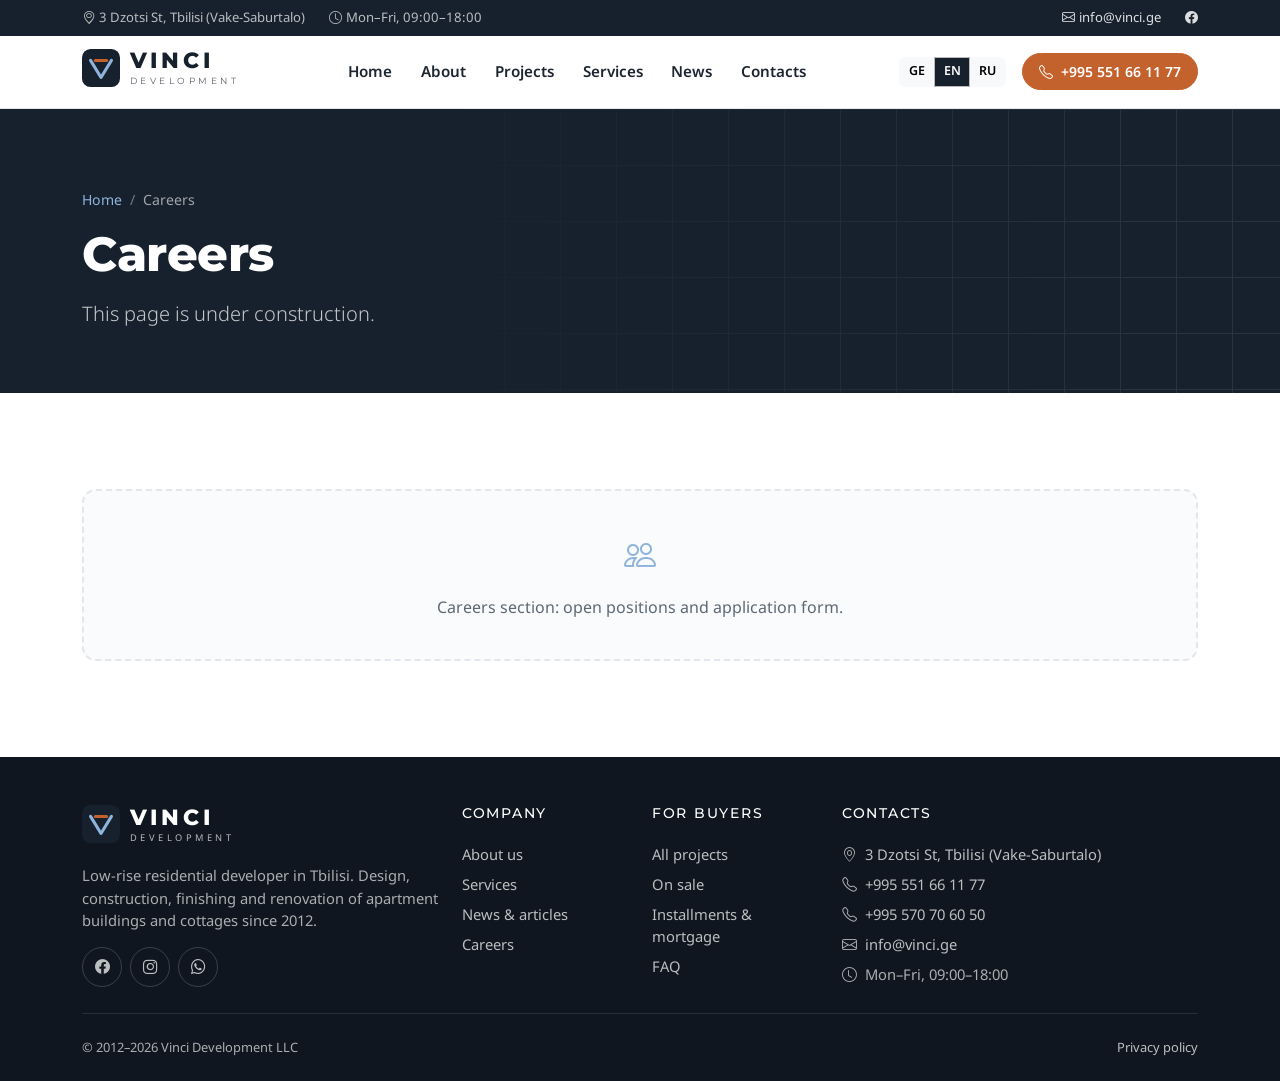
<file: careers.html>
<!doctype html>
<html lang="ru">
<head>
  <meta charset="utf-8">
  <meta name="viewport" content="width=device-width, initial-scale=1">
  <title data-i18n-doc="p.careers.title">Вакансии — Vinci Development</title>
  <meta name="description" content="Работа в Vinci Development" data-i18n-content="p.careers.desc">
  <meta name="theme-color" content="#17212d">
  <link rel="icon" href="assets/img/favicon.svg" type="image/svg+xml">
  <link rel="preconnect" href="https://fonts.googleapis.com">
  <link rel="preconnect" href="https://fonts.gstatic.com" crossorigin>
  <link href="https://fonts.googleapis.com/css2?family=Montserrat:wght@600;700;800&family=Noto+Sans:wght@400;500;600;700&family=Noto+Sans+Georgian:wght@400;600;700;800&display=swap" rel="stylesheet">
  <link href="https://cdn.jsdelivr.net/npm/bootstrap@5.3.3/dist/css/bootstrap.min.css" rel="stylesheet">
  <link href="https://cdn.jsdelivr.net/npm/bootstrap-icons@1.11.3/font/bootstrap-icons.min.css" rel="stylesheet">
  <link href="assets/css/style.css" rel="stylesheet">
  <script data-goatcounter="https://olegi808.goatcounter.com/count" async src="https://gc.zgo.at/count.js"></script>
</head>
<body data-page="careers">
  <a class="visually-hidden-focusable position-absolute top-0 start-0 m-2 btn btn-primary btn-sm" href="#main" data-i18n="ui.skip">Перейти к содержимому</a>
  <div data-include="header"></div>

  <main id="main">
    <section class="vx-page-head">
      <div class="vx-hero__grid"></div>
      <div class="container position-relative">
        <nav aria-label="breadcrumb">
          <ol class="breadcrumb mb-3">
            <li class="breadcrumb-item"><a href="index.html" data-i18n="nav.home">Главная</a></li>
            <li class="breadcrumb-item active" aria-current="page" data-i18n="p.careers.title">Вакансии</li>
          </ol>
        </nav>
        <h1 class="mb-3" data-i18n="p.careers.title">Вакансии</h1>
        <p class="lead opacity-75 mb-0" style="max-width:42rem" data-i18n="p.wip">Страница в разработке.</p>
      </div>
    </section>
    <section class="vx-section"><div class="container"><div class="vx-stub"><i class="bi bi-people"></i><p class="mt-3 mb-0" data-i18n="stub.careers">Раздел вакансий: открытые позиции и форма отклика.</p></div></div></section>
  </main>

  <div data-include="footer"></div>

  <script src="https://cdn.jsdelivr.net/npm/bootstrap@5.3.3/dist/js/bootstrap.bundle.min.js"></script>
  <script src="assets/js/i18n.js"></script>
  <script src="assets/js/data.js"></script>
  <script src="assets/js/main.js"></script>
</body>
</html>
</file>
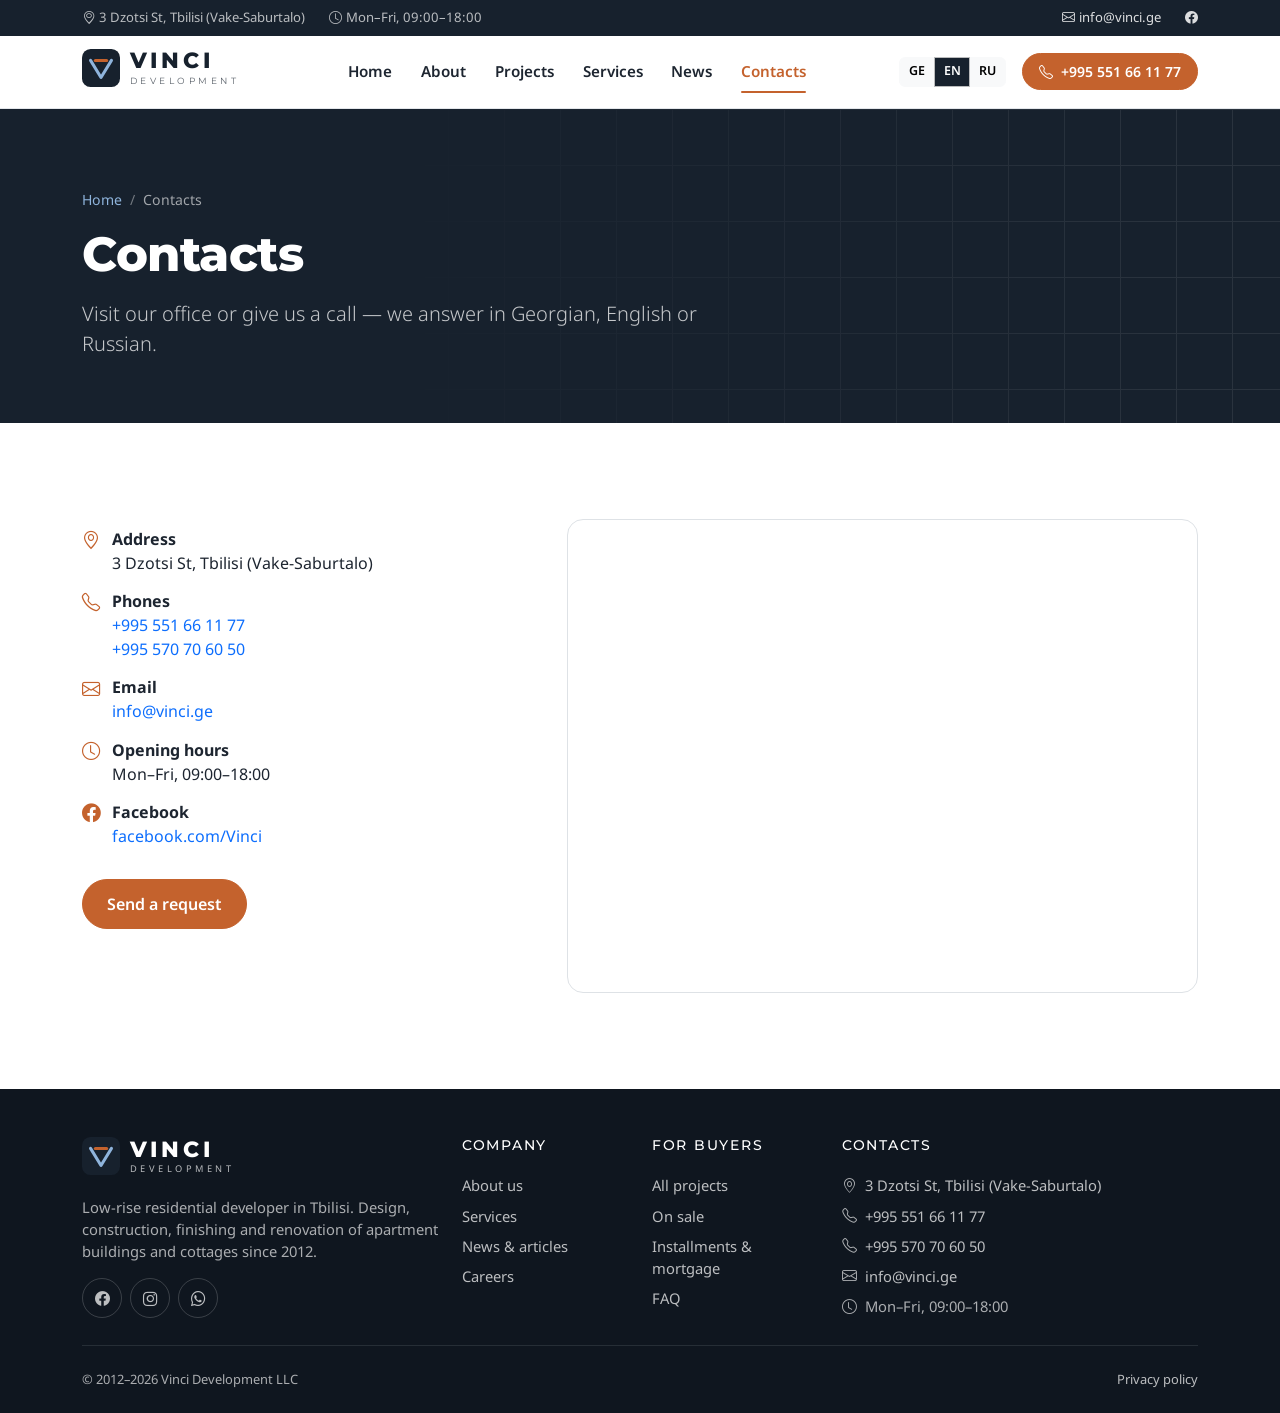
<file: contacts.html>
<!doctype html>
<html lang="ru">
<head>
  <meta charset="utf-8">
  <meta name="viewport" content="width=device-width, initial-scale=1">
  <title data-i18n-doc="p.contacts.title">Контакты — Vinci Development</title>
  <meta name="description" content="Офис Vinci Development: Тбилиси, ул. Дзоци, 3. Телефоны и email." data-i18n-content="p.contacts.desc">
  <meta name="theme-color" content="#17212d">
  <link rel="icon" href="assets/img/favicon.svg" type="image/svg+xml">
  <link rel="preconnect" href="https://fonts.googleapis.com">
  <link rel="preconnect" href="https://fonts.gstatic.com" crossorigin>
  <link href="https://fonts.googleapis.com/css2?family=Montserrat:wght@600;700;800&family=Noto+Sans:wght@400;500;600;700&family=Noto+Sans+Georgian:wght@400;600;700;800&display=swap" rel="stylesheet">
  <link href="https://cdn.jsdelivr.net/npm/bootstrap@5.3.3/dist/css/bootstrap.min.css" rel="stylesheet">
  <link href="https://cdn.jsdelivr.net/npm/bootstrap-icons@1.11.3/font/bootstrap-icons.min.css" rel="stylesheet">
  <link href="assets/css/style.css" rel="stylesheet">
  <script data-goatcounter="https://olegi808.goatcounter.com/count" async src="https://gc.zgo.at/count.js"></script>
</head>
<body data-page="contacts">
  <a class="visually-hidden-focusable position-absolute top-0 start-0 m-2 btn btn-primary btn-sm" href="#main" data-i18n="ui.skip">Перейти к содержимому</a>
  <div data-include="header"></div>

  <main id="main">
    <section class="vx-page-head">
      <div class="vx-hero__grid"></div>
      <div class="container position-relative">
        <nav aria-label="breadcrumb">
          <ol class="breadcrumb mb-3">
            <li class="breadcrumb-item"><a href="index.html" data-i18n="nav.home">Главная</a></li>
            <li class="breadcrumb-item active" aria-current="page" data-i18n="p.contacts.title">Контакты</li>
          </ol>
        </nav>
        <h1 class="mb-3" data-i18n="p.contacts.title">Контакты</h1>
        <p class="lead opacity-75 mb-0" style="max-width:42rem" data-i18n="p.contacts.lead">Приезжайте в офис или позвоните — ответим на грузинском, английском или русском.</p>
      </div>
    </section>
    <section class="vx-section">
      <div class="container">
        <div class="row g-4 g-lg-5">
          <div class="col-lg-5">
            <ul class="vx-check">
              <li><i class="bi bi-geo-alt"></i><span><strong data-i18n="ct.addr">Адрес</strong><br><span data-i18n="ui.address">Тбилиси, ул. Дзоци, 3 (Ваке-Сабуртало)</span></span></li>
              <li><i class="bi bi-telephone"></i><span><strong data-i18n="ct.phones">Телефоны</strong><br><a href="tel:+995551661177">+995 551 66 11 77</a><br><a href="tel:+995570706050">+995 570 70 60 50</a></span></li>
              <li><i class="bi bi-envelope"></i><span><strong data-i18n="ct.email">Email</strong><br><a href="mailto:info@vinci.ge">info@vinci.ge</a></span></li>
              <li><i class="bi bi-clock"></i><span><strong data-i18n="ct.hours">Часы работы</strong><br><span data-i18n="ui.hours">Пн–Пт, 09:00–18:00</span></span></li>
              <li><i class="bi bi-facebook"></i><span><strong>Facebook</strong><br><a href="https://www.facebook.com/Vinci" target="_blank" rel="noopener">facebook.com/Vinci</a></span></li>
            </ul>
            <a href="index.html#lead" class="btn btn-primary mt-4" data-i18n="ct.btn">Оставить заявку</a>
          </div>
          <div class="col-lg-7">
            <div class="ratio ratio-4x3 rounded-4 overflow-hidden border">
              <iframe title="Офис Vinci Development на карте" data-i18n-title="ct.map" src="https://www.google.com/maps?q=41.72569,44.713257&z=15&output=embed" loading="lazy" referrerpolicy="no-referrer-when-downgrade" style="border:0"></iframe>
            </div>
          </div>
        </div>
      </div>
    </section>
  </main>

  <div data-include="footer"></div>

  <script src="https://cdn.jsdelivr.net/npm/bootstrap@5.3.3/dist/js/bootstrap.bundle.min.js"></script>
  <script src="assets/js/i18n.js"></script>
  <script src="assets/js/data.js"></script>
  <script src="assets/js/main.js"></script>
</body>
</html>
</file>
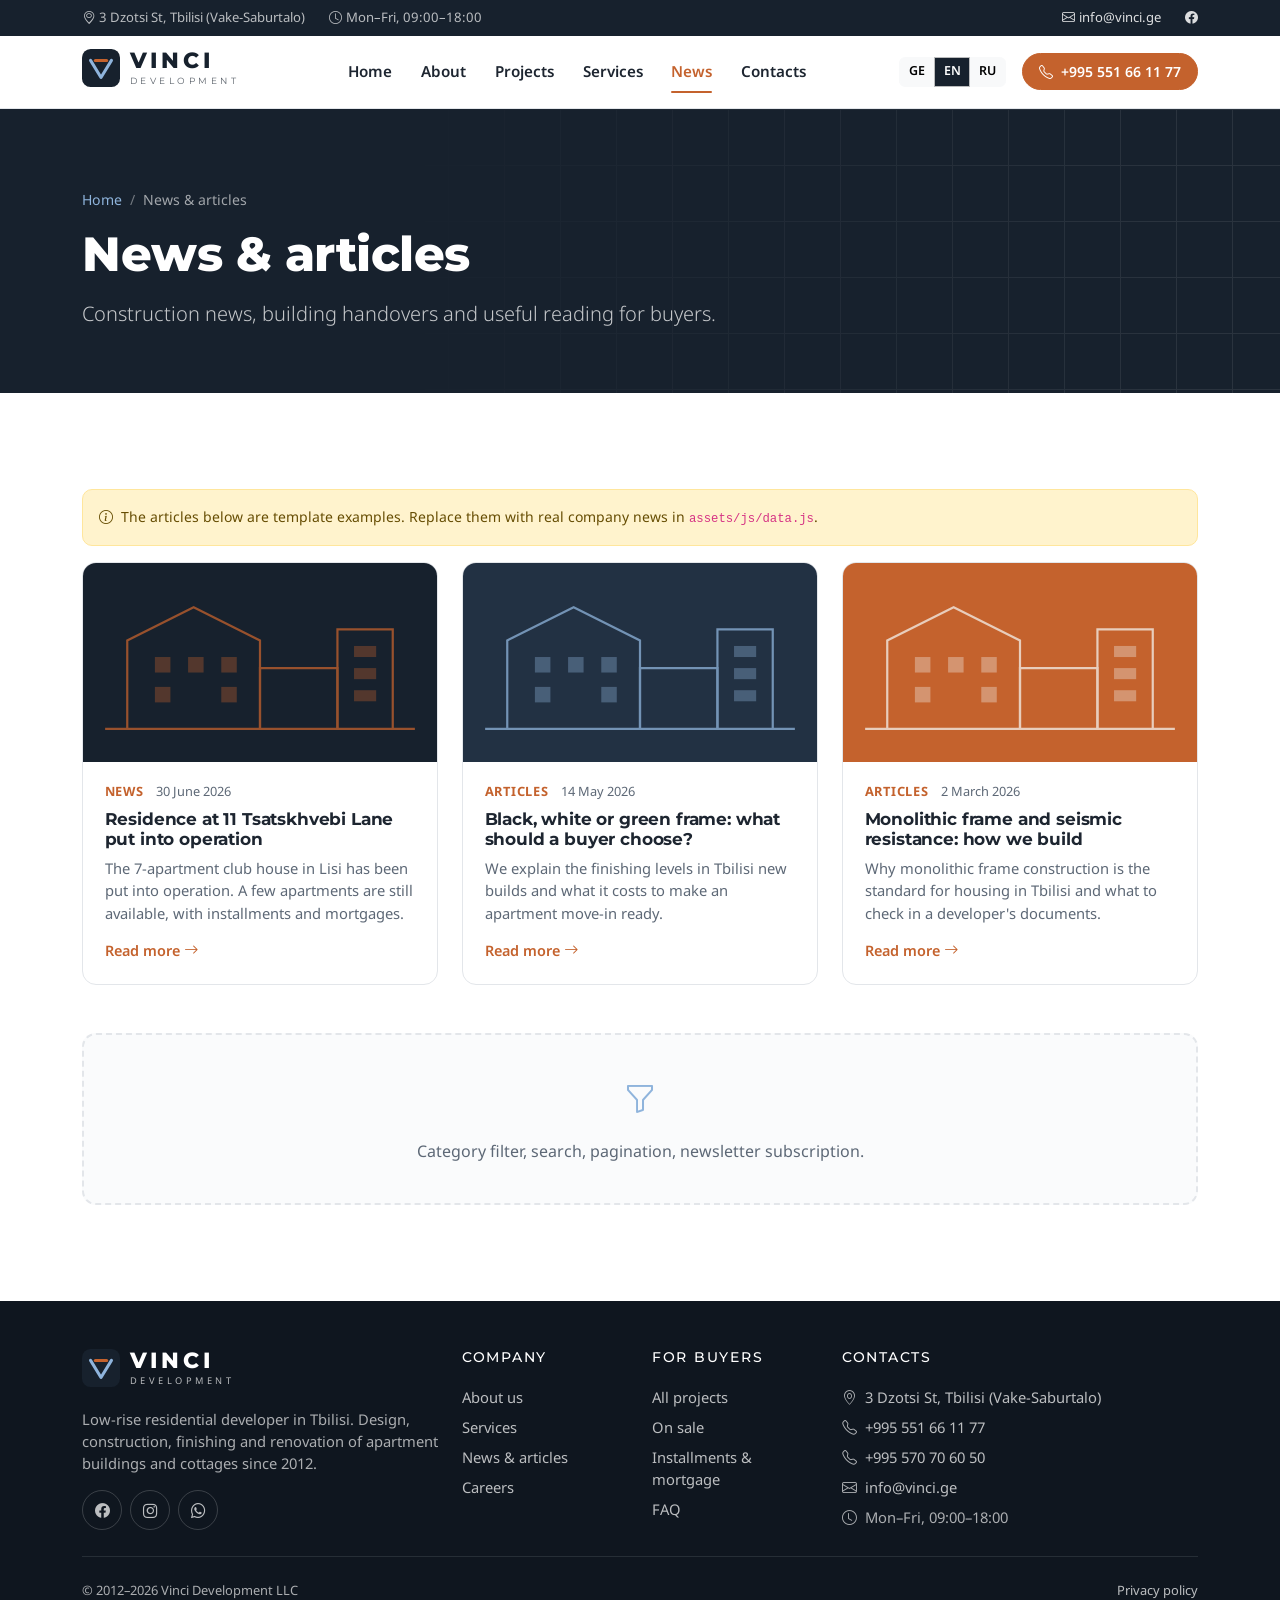
<file: news.html>
<!doctype html>
<html lang="ru">
<head>
  <meta charset="utf-8">
  <meta name="viewport" content="width=device-width, initial-scale=1">
  <title data-i18n-doc="p.news.title">Новости и статьи — Vinci Development</title>
  <meta name="description" content="Новости компании Vinci Development и статьи о покупке жилья в Тбилиси." data-i18n-content="p.news.desc">
  <meta name="theme-color" content="#17212d">
  <link rel="icon" href="assets/img/favicon.svg" type="image/svg+xml">
  <link rel="preconnect" href="https://fonts.googleapis.com">
  <link rel="preconnect" href="https://fonts.gstatic.com" crossorigin>
  <link href="https://fonts.googleapis.com/css2?family=Montserrat:wght@600;700;800&family=Noto+Sans:wght@400;500;600;700&family=Noto+Sans+Georgian:wght@400;600;700;800&display=swap" rel="stylesheet">
  <link href="https://cdn.jsdelivr.net/npm/bootstrap@5.3.3/dist/css/bootstrap.min.css" rel="stylesheet">
  <link href="https://cdn.jsdelivr.net/npm/bootstrap-icons@1.11.3/font/bootstrap-icons.min.css" rel="stylesheet">
  <link href="assets/css/style.css" rel="stylesheet">
  <script data-goatcounter="https://olegi808.goatcounter.com/count" async src="https://gc.zgo.at/count.js"></script>
</head>
<body data-page="news">
  <a class="visually-hidden-focusable position-absolute top-0 start-0 m-2 btn btn-primary btn-sm" href="#main" data-i18n="ui.skip">Перейти к содержимому</a>
  <div data-include="header"></div>

  <main id="main">
    <section class="vx-page-head">
      <div class="vx-hero__grid"></div>
      <div class="container position-relative">
        <nav aria-label="breadcrumb">
          <ol class="breadcrumb mb-3">
            <li class="breadcrumb-item"><a href="index.html" data-i18n="nav.home">Главная</a></li>
            <li class="breadcrumb-item active" aria-current="page" data-i18n="p.news.title">Новости и статьи</li>
          </ol>
        </nav>
        <h1 class="mb-3" data-i18n="p.news.title">Новости и статьи</h1>
        <p class="lead opacity-75 mb-0" style="max-width:42rem" data-i18n="p.news.lead">Новости строительства, сдача объектов и полезные материалы для покупателей.</p>
      </div>
    </section>
    <section class="vx-section">
      <div class="container">
        <div class="alert alert-warning small"><i class="bi bi-info-circle me-2"></i><span data-i18n="news.demo">Материалы ниже — шаблонные примеры. Замените их на реальные новости компании в <code>assets/js/data.js</code>.</span></div>
        <div class="row g-4" data-news></div>
        <div class="mt-5"><div class="vx-stub"><i class="bi bi-funnel"></i><p class="mt-3 mb-0" data-i18n="stub.news">Фильтр по рубрикам, поиск, пагинация, подписка на рассылку.</p></div></div>
      </div>
    </section>
  </main>

  <div data-include="footer"></div>

  <script src="https://cdn.jsdelivr.net/npm/bootstrap@5.3.3/dist/js/bootstrap.bundle.min.js"></script>
  <script src="assets/js/i18n.js"></script>
  <script src="assets/js/data.js"></script>
  <script src="assets/js/main.js"></script>
</body>
</html>
</file>
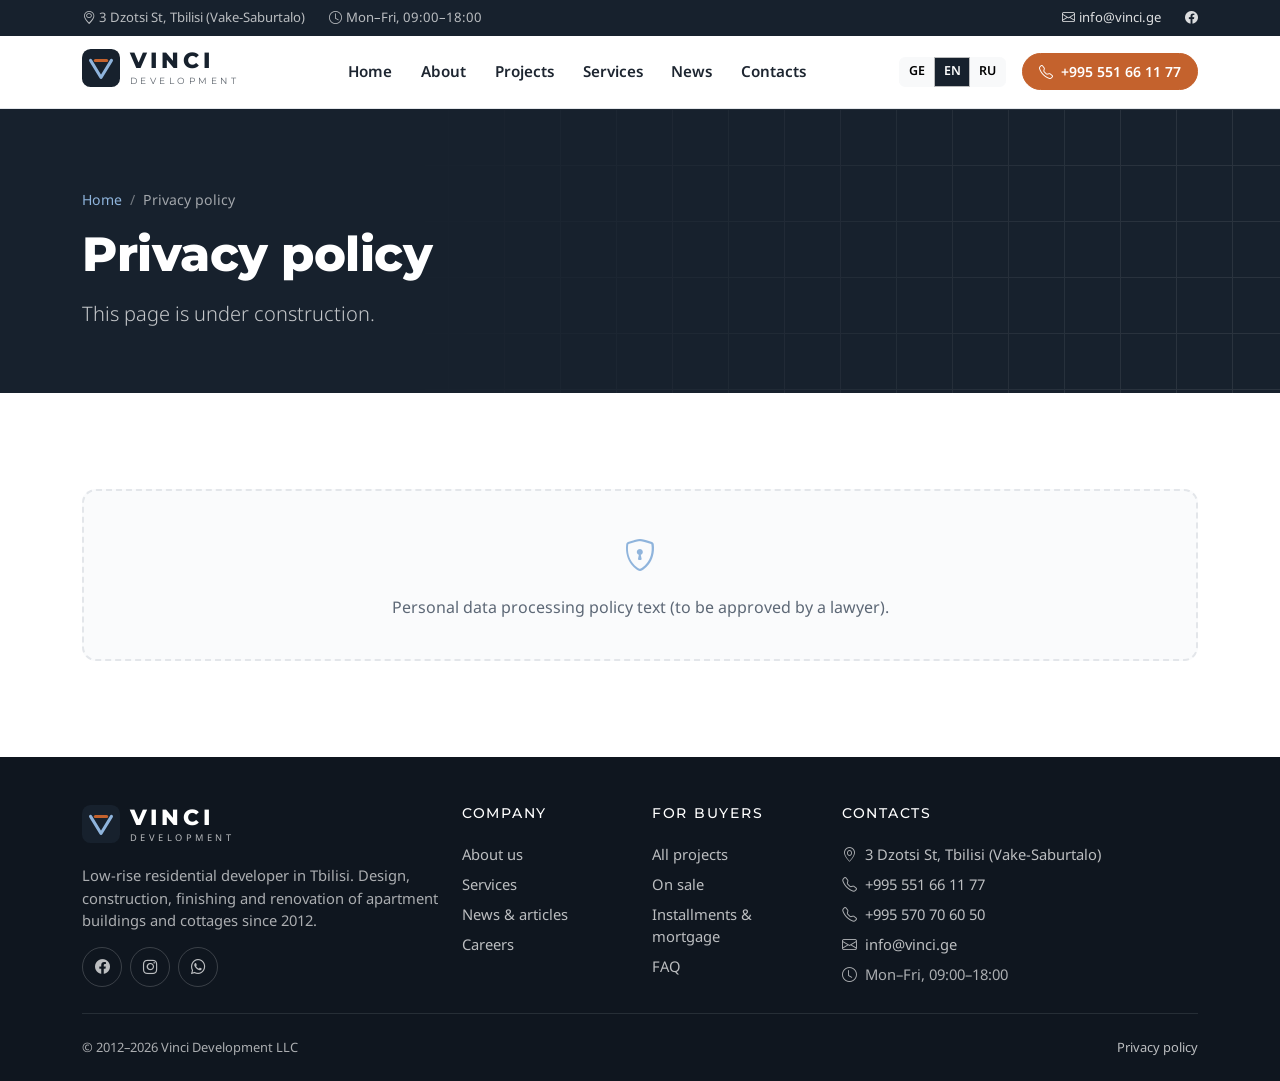
<file: privacy.html>
<!doctype html>
<html lang="ru">
<head>
  <meta charset="utf-8">
  <meta name="viewport" content="width=device-width, initial-scale=1">
  <title data-i18n-doc="p.privacy.title">Политика конфиденциальности — Vinci Development</title>
  <meta name="description" content="Политика обработки персональных данных" data-i18n-content="p.privacy.desc">
  <meta name="theme-color" content="#17212d">
  <link rel="icon" href="assets/img/favicon.svg" type="image/svg+xml">
  <link rel="preconnect" href="https://fonts.googleapis.com">
  <link rel="preconnect" href="https://fonts.gstatic.com" crossorigin>
  <link href="https://fonts.googleapis.com/css2?family=Montserrat:wght@600;700;800&family=Noto+Sans:wght@400;500;600;700&family=Noto+Sans+Georgian:wght@400;600;700;800&display=swap" rel="stylesheet">
  <link href="https://cdn.jsdelivr.net/npm/bootstrap@5.3.3/dist/css/bootstrap.min.css" rel="stylesheet">
  <link href="https://cdn.jsdelivr.net/npm/bootstrap-icons@1.11.3/font/bootstrap-icons.min.css" rel="stylesheet">
  <link href="assets/css/style.css" rel="stylesheet">
  <script data-goatcounter="https://olegi808.goatcounter.com/count" async src="https://gc.zgo.at/count.js"></script>
</head>
<body data-page="privacy">
  <a class="visually-hidden-focusable position-absolute top-0 start-0 m-2 btn btn-primary btn-sm" href="#main" data-i18n="ui.skip">Перейти к содержимому</a>
  <div data-include="header"></div>

  <main id="main">
    <section class="vx-page-head">
      <div class="vx-hero__grid"></div>
      <div class="container position-relative">
        <nav aria-label="breadcrumb">
          <ol class="breadcrumb mb-3">
            <li class="breadcrumb-item"><a href="index.html" data-i18n="nav.home">Главная</a></li>
            <li class="breadcrumb-item active" aria-current="page" data-i18n="p.privacy.title">Политика конфиденциальности</li>
          </ol>
        </nav>
        <h1 class="mb-3" data-i18n="p.privacy.title">Политика конфиденциальности</h1>
        <p class="lead opacity-75 mb-0" style="max-width:42rem" data-i18n="p.wip">Страница в разработке.</p>
      </div>
    </section>
    <section class="vx-section"><div class="container"><div class="vx-stub"><i class="bi bi-shield-lock"></i><p class="mt-3 mb-0" data-i18n="stub.privacy">Текст политики обработки персональных данных (согласовать с юристом).</p></div></div></section>
  </main>

  <div data-include="footer"></div>

  <script src="https://cdn.jsdelivr.net/npm/bootstrap@5.3.3/dist/js/bootstrap.bundle.min.js"></script>
  <script src="assets/js/i18n.js"></script>
  <script src="assets/js/data.js"></script>
  <script src="assets/js/main.js"></script>
</body>
</html>
</file>
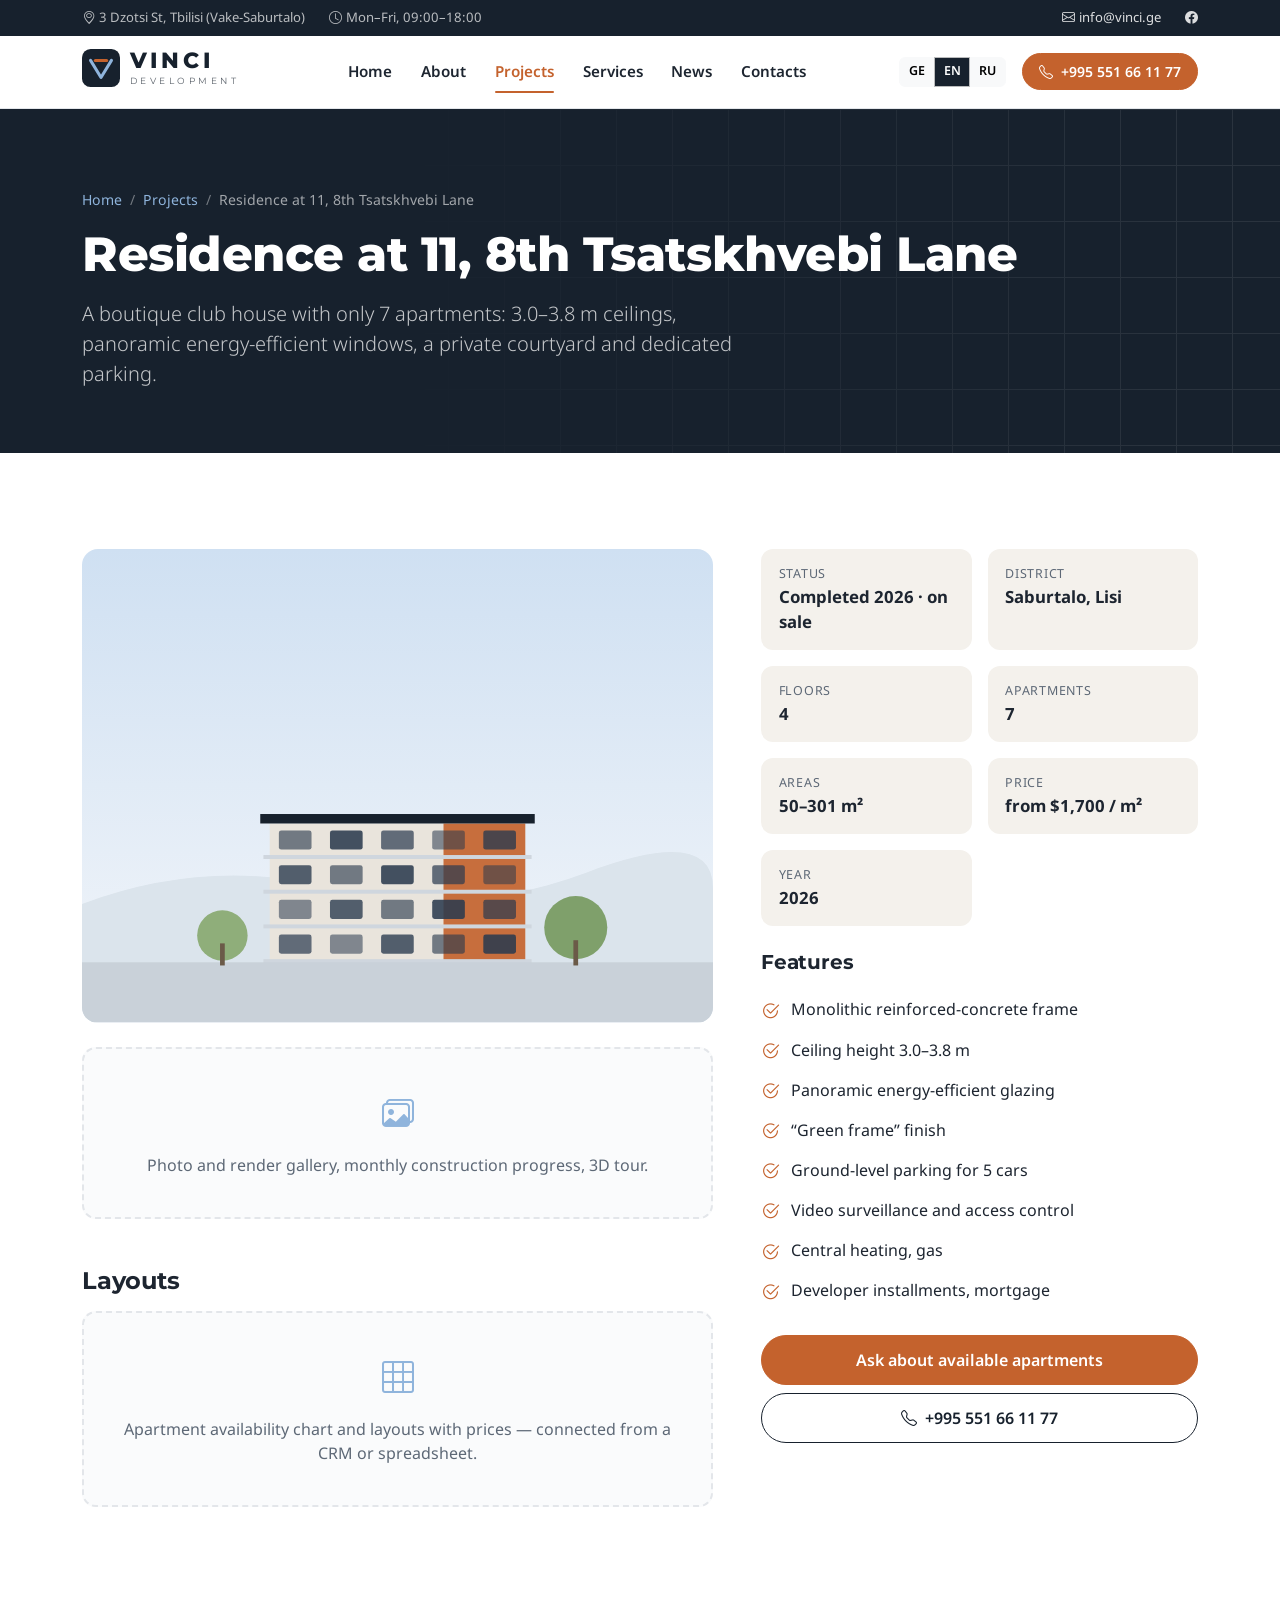
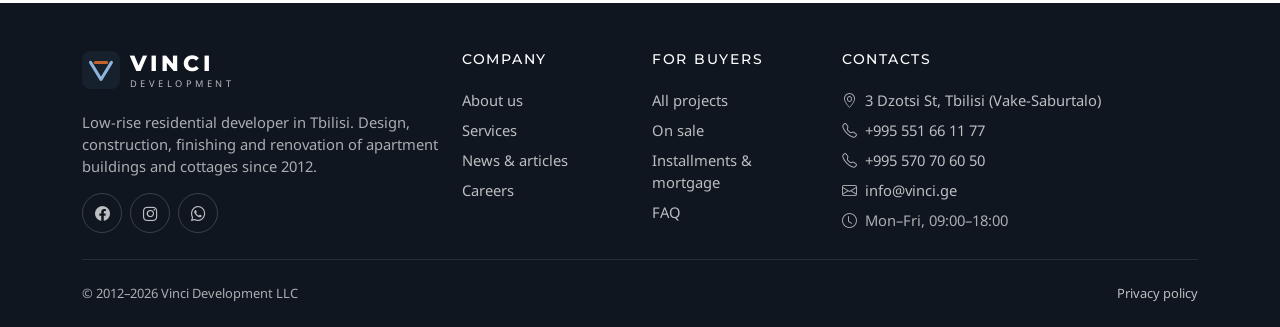
<file: project.html>
<!doctype html>
<html lang="ru">
<head>
  <meta charset="utf-8">
  <meta name="viewport" content="width=device-width, initial-scale=1">
  <title data-i18n-doc="p.project.title">Проект — Vinci Development</title>
  <meta name="description" content="Описание жилого проекта Vinci Development." data-i18n-content="p.project.desc">
  <meta name="theme-color" content="#17212d">
  <link rel="icon" href="assets/img/favicon.svg" type="image/svg+xml">
  <link rel="preconnect" href="https://fonts.googleapis.com">
  <link rel="preconnect" href="https://fonts.gstatic.com" crossorigin>
  <link href="https://fonts.googleapis.com/css2?family=Montserrat:wght@600;700;800&family=Noto+Sans:wght@400;500;600;700&family=Noto+Sans+Georgian:wght@400;600;700;800&display=swap" rel="stylesheet">
  <link href="https://cdn.jsdelivr.net/npm/bootstrap@5.3.3/dist/css/bootstrap.min.css" rel="stylesheet">
  <link href="https://cdn.jsdelivr.net/npm/bootstrap-icons@1.11.3/font/bootstrap-icons.min.css" rel="stylesheet">
  <link href="assets/css/style.css" rel="stylesheet">
  <script data-goatcounter="https://olegi808.goatcounter.com/count" async src="https://gc.zgo.at/count.js"></script>
</head>
<body data-page="projects">
  <a class="visually-hidden-focusable position-absolute top-0 start-0 m-2 btn btn-primary btn-sm" href="#main" data-i18n="ui.skip">Перейти к содержимому</a>
  <div data-include="header"></div>

  <main id="main">
    <section class="vx-page-head">
      <div class="vx-hero__grid"></div>
      <div class="container position-relative">
        <nav aria-label="breadcrumb">
          <ol class="breadcrumb mb-3">
            <li class="breadcrumb-item"><a href="index.html" data-i18n="nav.home">Главная</a></li>
            <li class="breadcrumb-item"><a href="projects.html" data-i18n="nav.projects">Проекты</a></li><li class="breadcrumb-item active" aria-current="page" data-p="title"></li>
          </ol>
        </nav>
        <h1 class="mb-3"><span data-p="title"></span></h1>
        <p class="lead opacity-75 mb-0" style="max-width:42rem" data-i18n="-"><span data-p="summary"></span></p>
      </div>
    </section>
    <section class="vx-section" data-project-detail>
      <div class="container">
        <div class="row g-4 g-lg-5">
          <div class="col-lg-7">
            <div class="rounded-4 overflow-hidden mb-4" style="aspect-ratio:4/3" data-visual></div>
            <div class="vx-stub"><i class="bi bi-images"></i><p class="mt-3 mb-0" data-i18n="stub.gallery">Галерея фото и рендеров, ход строительства по месяцам, 3D-тур.</p></div>
            <h2 class="h4 fw-bold mt-5 mb-3" data-i18n="pr.layouts">Планировки</h2>
            <div class="vx-stub"><i class="bi bi-grid-3x3"></i><p class="mt-3 mb-0" data-i18n="stub.layouts">Шахматка квартир и планировки с ценами — подключается из CRM или таблицы.</p></div>
          </div>
          <div class="col-lg-5">
            <div class="vx-spec mb-4" data-spec></div>
            <h2 class="h5 fw-bold mb-3" data-i18n="pr.features">Особенности</h2>
            <ul class="vx-check mb-4" data-features></ul>
            <a href="index.html#lead" class="btn btn-primary w-100 mb-2" data-i18n="pr.cta">Узнать о свободных квартирах</a>
            <a href="tel:+995551661177" class="btn btn-outline-dark w-100"><i class="bi bi-telephone me-2"></i>+995 551 66 11 77</a>
          </div>
        </div>
      </div>
    </section>
  </main>

  <div data-include="footer"></div>

  <script src="https://cdn.jsdelivr.net/npm/bootstrap@5.3.3/dist/js/bootstrap.bundle.min.js"></script>
  <script src="assets/js/i18n.js"></script>
  <script src="assets/js/data.js"></script>
  <script src="assets/js/main.js"></script>
</body>
</html>
</file>
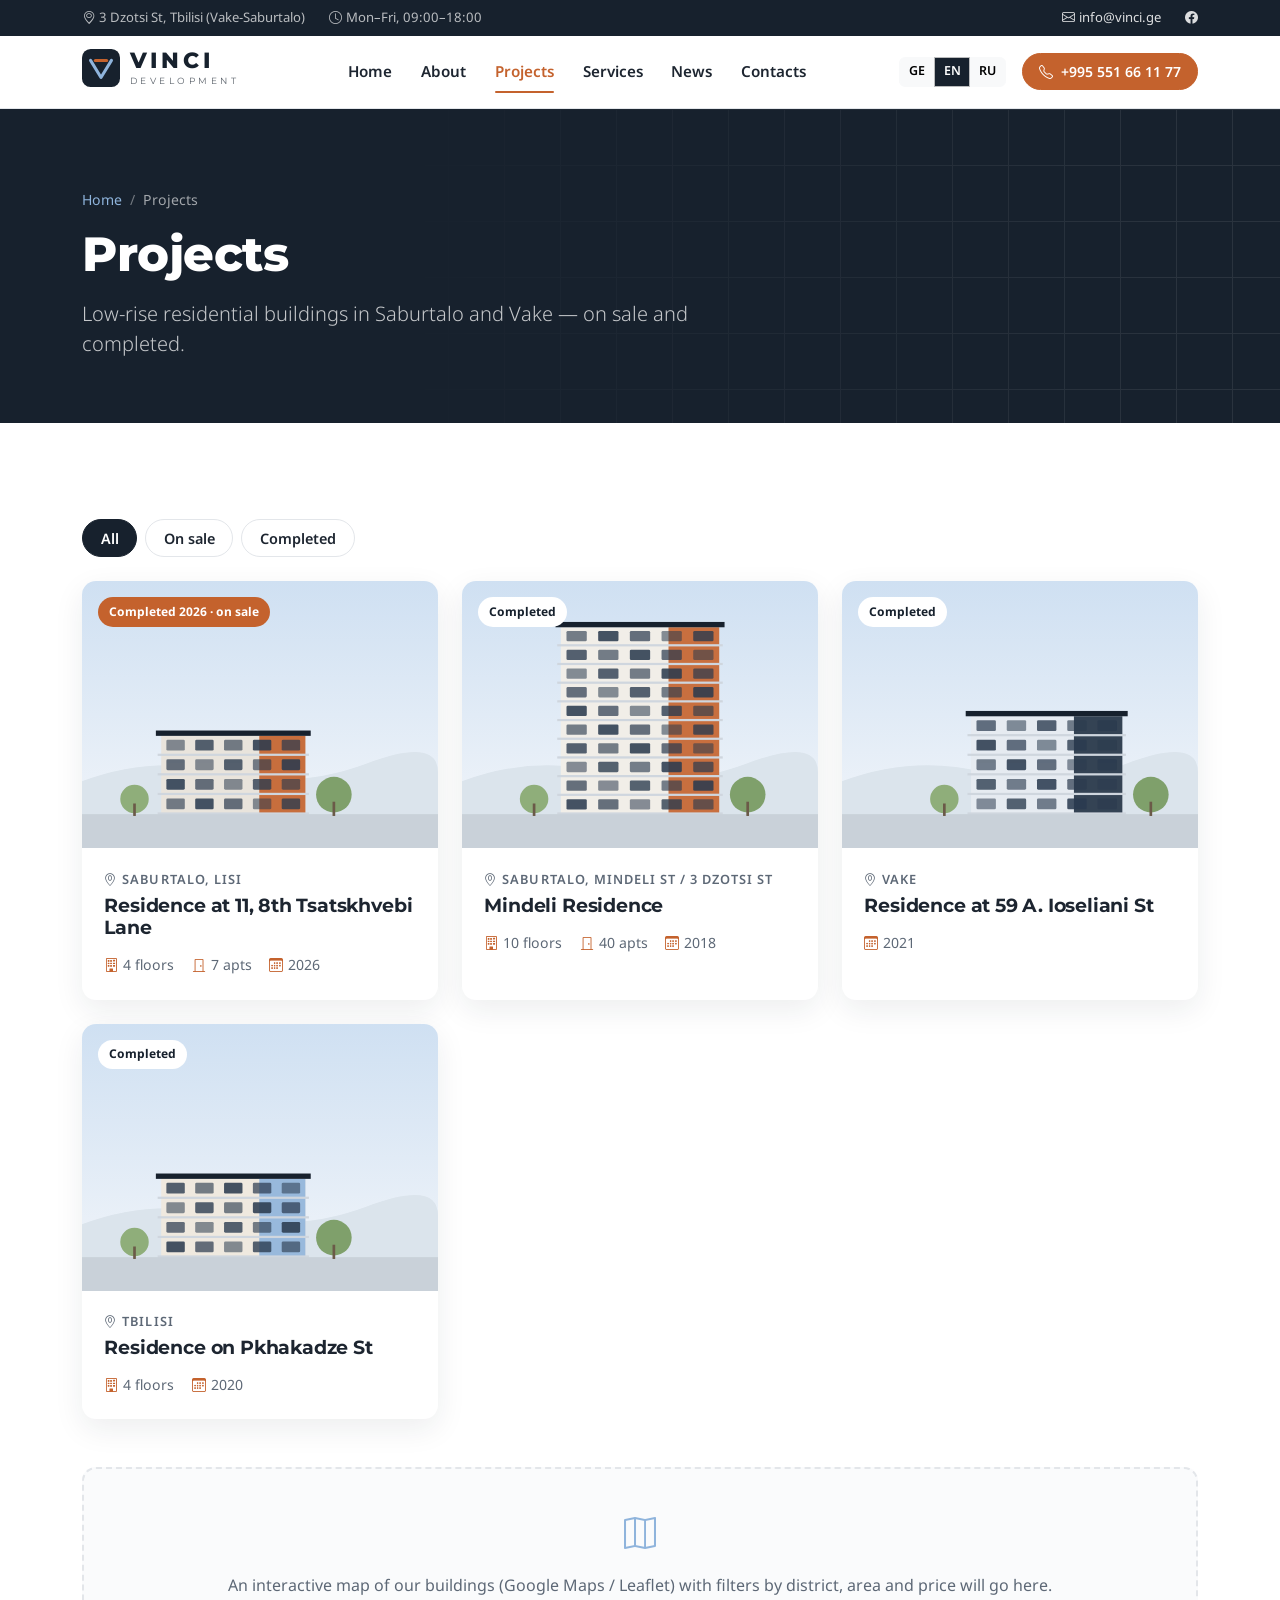
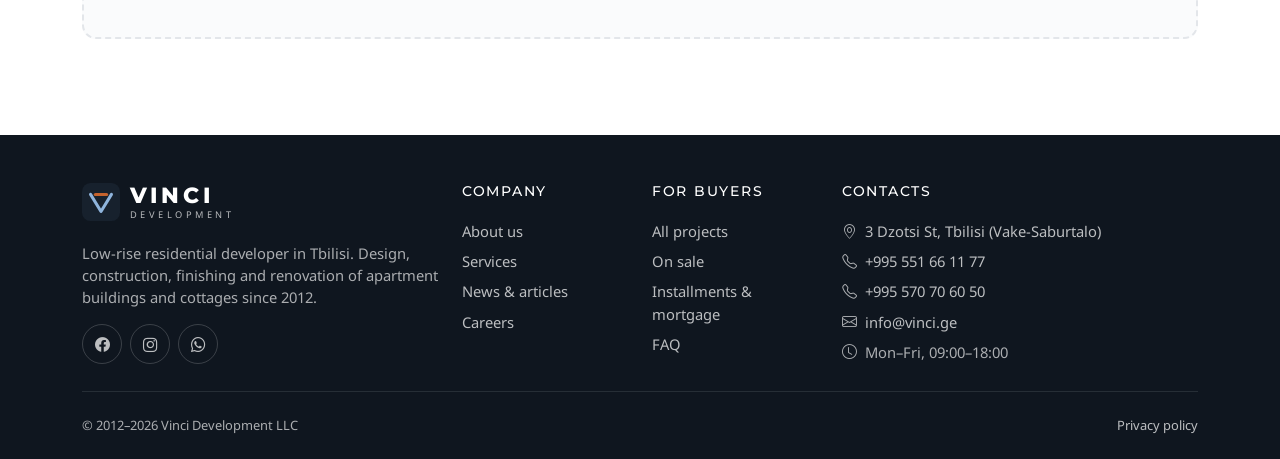
<file: projects.html>
<!doctype html>
<html lang="ru">
<head>
  <meta charset="utf-8">
  <meta name="viewport" content="width=device-width, initial-scale=1">
  <title data-i18n-doc="p.projects.title">Проекты — Vinci Development</title>
  <meta name="description" content="Жилые дома Vinci Development в Тбилиси: в продаже и сданные объекты." data-i18n-content="p.projects.desc">
  <meta name="theme-color" content="#17212d">
  <link rel="icon" href="assets/img/favicon.svg" type="image/svg+xml">
  <link rel="preconnect" href="https://fonts.googleapis.com">
  <link rel="preconnect" href="https://fonts.gstatic.com" crossorigin>
  <link href="https://fonts.googleapis.com/css2?family=Montserrat:wght@600;700;800&family=Noto+Sans:wght@400;500;600;700&family=Noto+Sans+Georgian:wght@400;600;700;800&display=swap" rel="stylesheet">
  <link href="https://cdn.jsdelivr.net/npm/bootstrap@5.3.3/dist/css/bootstrap.min.css" rel="stylesheet">
  <link href="https://cdn.jsdelivr.net/npm/bootstrap-icons@1.11.3/font/bootstrap-icons.min.css" rel="stylesheet">
  <link href="assets/css/style.css" rel="stylesheet">
  <script data-goatcounter="https://olegi808.goatcounter.com/count" async src="https://gc.zgo.at/count.js"></script>
</head>
<body data-page="projects">
  <a class="visually-hidden-focusable position-absolute top-0 start-0 m-2 btn btn-primary btn-sm" href="#main" data-i18n="ui.skip">Перейти к содержимому</a>
  <div data-include="header"></div>

  <main id="main">
    <section class="vx-page-head">
      <div class="vx-hero__grid"></div>
      <div class="container position-relative">
        <nav aria-label="breadcrumb">
          <ol class="breadcrumb mb-3">
            <li class="breadcrumb-item"><a href="index.html" data-i18n="nav.home">Главная</a></li>
            <li class="breadcrumb-item active" aria-current="page" data-i18n="p.projects.title">Проекты</li>
          </ol>
        </nav>
        <h1 class="mb-3" data-i18n="p.projects.title">Проекты</h1>
        <p class="lead opacity-75 mb-0" style="max-width:42rem" data-i18n="p.projects.lead">Малоэтажные жилые дома в Сабуртало и Ваке — в продаже и уже сданные.</p>
      </div>
    </section>
    <section class="vx-section">
      <div class="container">
        <div class="vx-filter d-flex flex-wrap gap-2 mb-4" data-filter role="group" aria-label="Фильтр проектов" data-i18n-aria="flt.aria">
          <button class="btn active" data-value="all" type="button" data-i18n="flt.all">Все</button>
          <button class="btn" data-value="active" type="button" data-i18n="flt.active">В продаже</button>
          <button class="btn" data-value="done" type="button" data-i18n="flt.done">Сданные</button>
        </div>
        <div class="row g-4" data-projects></div>
        <div class="mt-5"><div class="vx-stub"><i class="bi bi-map"></i><p class="mt-3 mb-0" data-i18n="stub.map">Здесь будет интерактивная карта объектов (Google Maps / Leaflet) и фильтр по району, площади и цене.</p></div></div>
      </div>
    </section>
  </main>

  <div data-include="footer"></div>

  <script src="https://cdn.jsdelivr.net/npm/bootstrap@5.3.3/dist/js/bootstrap.bundle.min.js"></script>
  <script src="assets/js/i18n.js"></script>
  <script src="assets/js/data.js"></script>
  <script src="assets/js/main.js"></script>
</body>
</html>
</file>
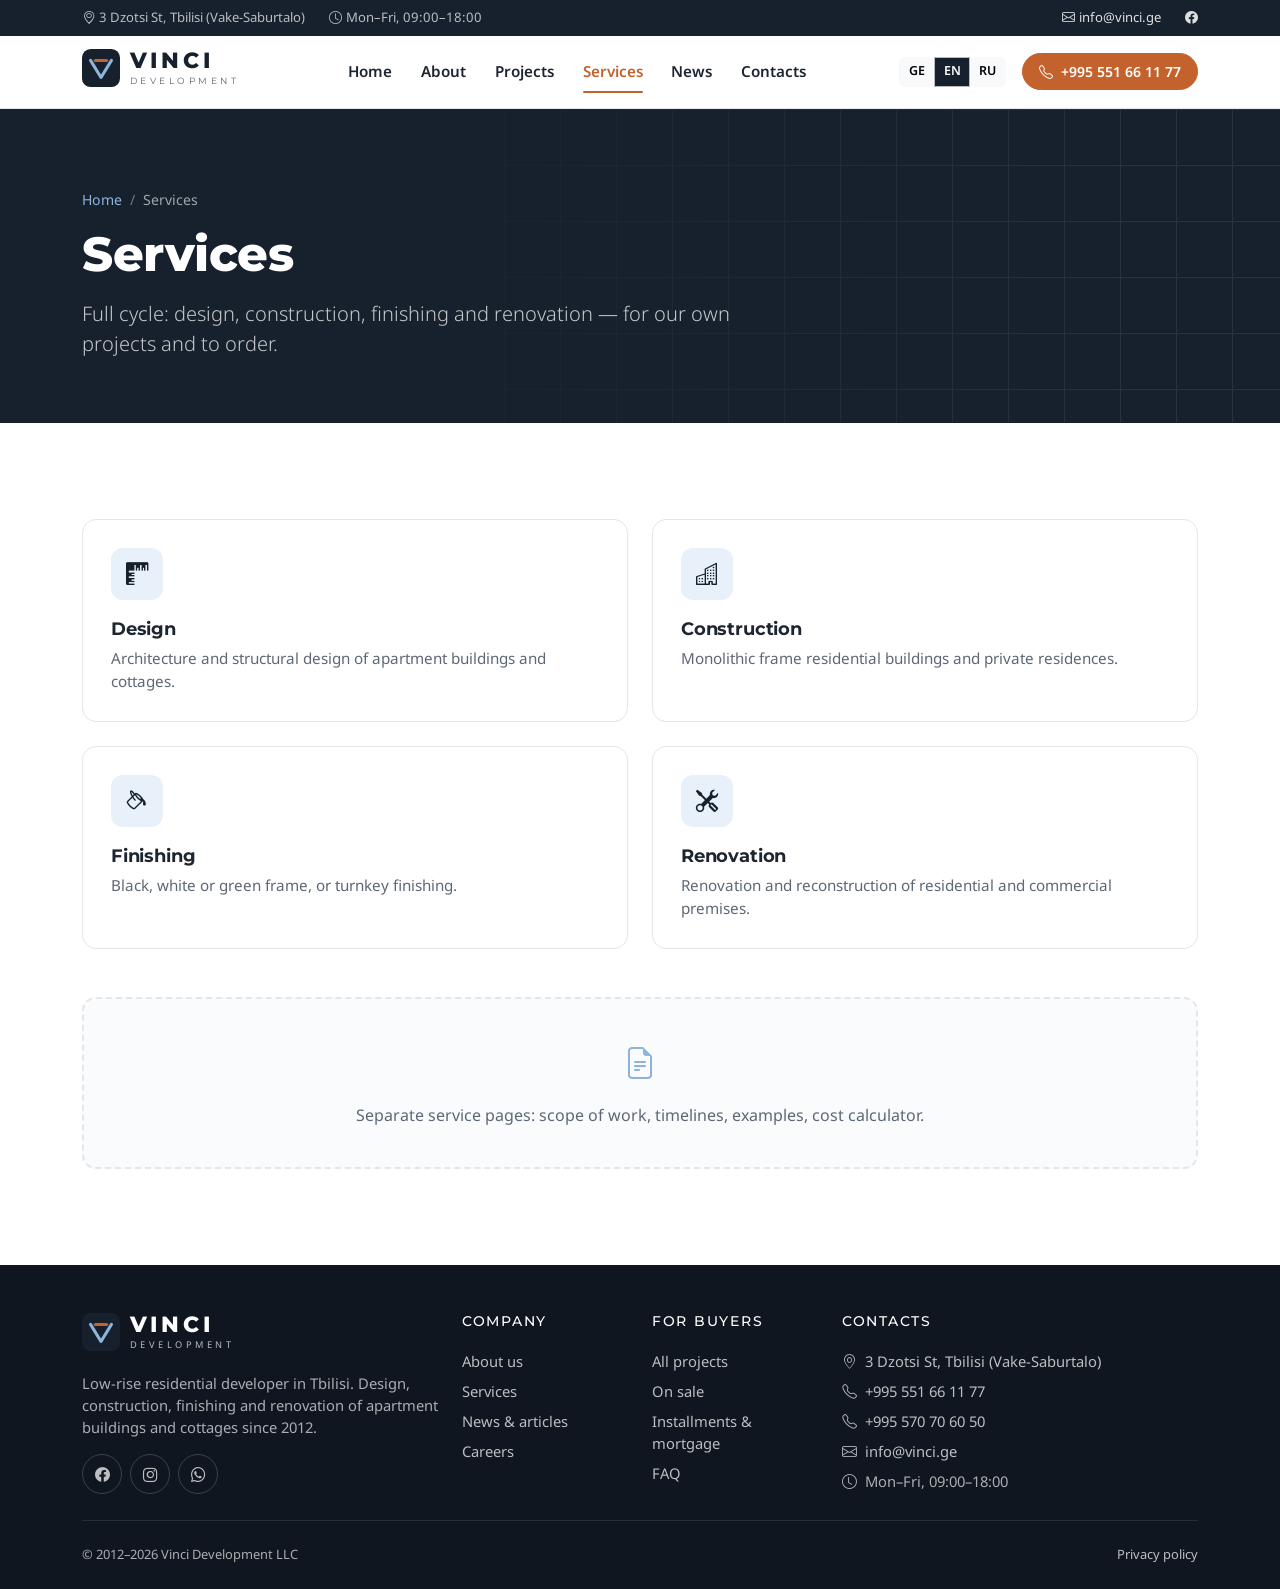
<file: services.html>
<!doctype html>
<html lang="ru">
<head>
  <meta charset="utf-8">
  <meta name="viewport" content="width=device-width, initial-scale=1">
  <title data-i18n-doc="p.services.title">Услуги — Vinci Development</title>
  <meta name="description" content="Проектирование, строительство, отделка и ремонт в Тбилиси." data-i18n-content="p.services.desc">
  <meta name="theme-color" content="#17212d">
  <link rel="icon" href="assets/img/favicon.svg" type="image/svg+xml">
  <link rel="preconnect" href="https://fonts.googleapis.com">
  <link rel="preconnect" href="https://fonts.gstatic.com" crossorigin>
  <link href="https://fonts.googleapis.com/css2?family=Montserrat:wght@600;700;800&family=Noto+Sans:wght@400;500;600;700&family=Noto+Sans+Georgian:wght@400;600;700;800&display=swap" rel="stylesheet">
  <link href="https://cdn.jsdelivr.net/npm/bootstrap@5.3.3/dist/css/bootstrap.min.css" rel="stylesheet">
  <link href="https://cdn.jsdelivr.net/npm/bootstrap-icons@1.11.3/font/bootstrap-icons.min.css" rel="stylesheet">
  <link href="assets/css/style.css" rel="stylesheet">
  <script data-goatcounter="https://olegi808.goatcounter.com/count" async src="https://gc.zgo.at/count.js"></script>
</head>
<body data-page="services">
  <a class="visually-hidden-focusable position-absolute top-0 start-0 m-2 btn btn-primary btn-sm" href="#main" data-i18n="ui.skip">Перейти к содержимому</a>
  <div data-include="header"></div>

  <main id="main">
    <section class="vx-page-head">
      <div class="vx-hero__grid"></div>
      <div class="container position-relative">
        <nav aria-label="breadcrumb">
          <ol class="breadcrumb mb-3">
            <li class="breadcrumb-item"><a href="index.html" data-i18n="nav.home">Главная</a></li>
            <li class="breadcrumb-item active" aria-current="page" data-i18n="p.services.title">Услуги</li>
          </ol>
        </nav>
        <h1 class="mb-3" data-i18n="p.services.title">Услуги</h1>
        <p class="lead opacity-75 mb-0" style="max-width:42rem" data-i18n="p.services.lead">Полный цикл: проектирование, строительство, отделка и ремонт — для собственных проектов и под заказ.</p>
      </div>
    </section>
    <section class="vx-section">
      <div class="container">
        <div class="row g-4">
          <div class="col-md-6"><div class="vx-service"><div class="vx-service__icon"><i class="bi bi-rulers"></i></div><h3 data-i18n="svc.design.t">Проектирование</h3><p data-i18n="svc.design.d">Архитектура и конструктив многоквартирных домов и коттеджей.</p></div></div>
          <div class="col-md-6"><div class="vx-service"><div class="vx-service__icon"><i class="bi bi-buildings"></i></div><h3 data-i18n="svc.build.t">Строительство</h3><p data-i18n="svc.build.d">Монолитно-каркасные жилые дома и частные резиденции.</p></div></div>
          <div class="col-md-6"><div class="vx-service"><div class="vx-service__icon"><i class="bi bi-paint-bucket"></i></div><h3 data-i18n="svc.finish.t">Отделка</h3><p data-i18n="svc.finish.d">Чёрный, белый и зелёный каркас или отделка под ключ.</p></div></div>
          <div class="col-md-6"><div class="vx-service"><div class="vx-service__icon"><i class="bi bi-tools"></i></div><h3 data-i18n="svc.repair.t">Ремонт</h3><p data-i18n="svc.repair.d">Ремонт и реконструкция жилых и коммерческих помещений.</p></div></div>
        </div>
        <div class="mt-5"><div class="vx-stub"><i class="bi bi-file-earmark-text"></i><p class="mt-3 mb-0" data-i18n="stub.services">Отдельные страницы услуг: состав работ, сроки, примеры, калькулятор стоимости.</p></div></div>
      </div>
    </section>
  </main>

  <div data-include="footer"></div>

  <script src="https://cdn.jsdelivr.net/npm/bootstrap@5.3.3/dist/js/bootstrap.bundle.min.js"></script>
  <script src="assets/js/i18n.js"></script>
  <script src="assets/js/data.js"></script>
  <script src="assets/js/main.js"></script>
</body>
</html>
</file>
<file: assets/css/style.css>
/* ==========================================================================
   Vinci Development — основной стиль
   Bootstrap 5.3 + кастомная тема. Цвета вынесены в переменные — меняйте здесь.
   ========================================================================== */

:root {
  /* Фирменная палитра (по мотивам логотипа и рендеров vinci.ge) */
  --vx-navy: #17212d;        /* костюм / тёмный графит */
  --vx-navy-2: #223143;
  --vx-sky: #8fb4dc;         /* голубой галстук с логотипом */
  --vx-sky-soft: #e8f0f9;
  --vx-accent: #c4622d;      /* терракота фасада */
  --vx-accent-dark: #a24f22;
  --vx-sand: #f4f1ec;        /* светлая штукатурка */
  --vx-text: #1d2530;
  --vx-muted: #5d6876;
  --vx-border: #e3e6ea;
  --vx-radius: 14px;
  --vx-shadow: 0 10px 30px rgba(23, 33, 45, .08);

  /* Переопределение переменных Bootstrap */
  --bs-primary: var(--vx-accent);
  --bs-primary-rgb: 196, 98, 45;
  --bs-body-font-family: "Noto Sans", "Noto Sans Georgian", system-ui, sans-serif;
  --bs-body-color: var(--vx-text);
  --bs-link-color: var(--vx-accent);
  --bs-link-hover-color: var(--vx-accent-dark);
  --bs-border-radius: 10px;
}

html { scroll-behavior: smooth; scroll-padding-top: 80px; }
body { background: #fff; color: var(--vx-text); -webkit-font-smoothing: antialiased; }

h1, h2, h3, h4, h5, .display-font, .navbar-brand {
  font-family: "Montserrat", "Noto Sans Georgian", sans-serif;
  letter-spacing: -.01em;
}

a { text-decoration: none; }

/* ---------- Грузинский: свой шрифт, без капса (Мтаврули), длинные слова переносятся ---------- */
html:lang(ka) body { font-family: "Noto Sans Georgian", "Noto Sans", sans-serif; }
html:lang(ka) h1, html:lang(ka) h2, html:lang(ka) h3, html:lang(ka) h4, html:lang(ka) h5 { font-family: "Noto Sans Georgian", sans-serif; letter-spacing: 0; }
html:lang(ka) .vx-eyebrow, html:lang(ka) .vx-project__district, html:lang(ka) .vx-news__tag,
html:lang(ka) .vx-spec small, html:lang(ka) .vx-footer h4 { text-transform: none; letter-spacing: .02em; }
html:lang(ka) .vx-hero h1 { font-size: clamp(1.8rem, 4.2vw, 3.1rem); }
html:lang(ka) .vx-page-head h1, html:lang(ka) .vx-section__title { font-size: clamp(1.5rem, 3.6vw, 2.4rem); }
html:lang(ka) .nav-link { font-size: .9rem; padding-left: .6rem !important; padding-right: .6rem !important; }
h1, h2, h3 { overflow-wrap: break-word; hyphens: auto; }
img { max-width: 100%; }

/* ---------- Кнопки ---------- */
.btn { font-weight: 600; padding: .75rem 1.5rem; border-radius: 999px; }
.btn-sm { padding: .45rem 1rem; }
.btn-primary {
  --bs-btn-bg: var(--vx-accent); --bs-btn-border-color: var(--vx-accent);
  --bs-btn-hover-bg: var(--vx-accent-dark); --bs-btn-hover-border-color: var(--vx-accent-dark);
  --bs-btn-active-bg: var(--vx-accent-dark); --bs-btn-active-border-color: var(--vx-accent-dark);
  --bs-btn-focus-shadow-rgb: 196, 98, 45;
}
.btn-outline-light:hover { color: var(--vx-navy); }
.btn-outline-dark { --bs-btn-color: var(--vx-navy); --bs-btn-border-color: var(--vx-navy); --bs-btn-hover-bg: var(--vx-navy); }

/* ---------- Логотип ---------- */
.vx-logo { display: inline-flex; align-items: center; gap: .6rem; color: inherit; }
.vx-logo svg { width: 38px; height: 38px; flex: none; }
.vx-logo__text { display: flex; flex-direction: column; line-height: 1; }
.vx-logo__name { font-family: "Montserrat", sans-serif; font-weight: 800; font-size: 1.35rem; letter-spacing: .18em; }
.vx-logo__sub { font-size: .58rem; letter-spacing: .38em; text-transform: uppercase; opacity: .7; margin-top: .25rem; }

/* ---------- Навигация ---------- */
.vx-topbar { background: var(--vx-navy); color: rgba(255,255,255,.7); font-size: .82rem; }
.vx-topbar a { color: rgba(255,255,255,.85); }
.vx-topbar a:hover { color: #fff; }

.vx-nav {
  background: #fff;
  border-bottom: 1px solid var(--vx-border);
  transition: box-shadow .25s;
}
/* backdrop-filter создаёт containing block для fixed-потомков и ломает
   мобильное offcanvas-меню, поэтому включаем его только на десктопе */
@media (min-width: 992px) {
  .vx-nav { background: rgba(255,255,255,.94); backdrop-filter: saturate(160%) blur(10px); }
}
.vx-nav.is-scrolled { box-shadow: 0 6px 24px rgba(23,33,45,.08); }
.vx-nav .navbar-brand { color: var(--vx-navy); }
.vx-nav .nav-link {
  color: var(--vx-text); font-weight: 600; font-size: .95rem;
  padding: .5rem .9rem !important; position: relative;
}
.vx-nav .nav-link:hover, .vx-nav .nav-link.active { color: var(--vx-accent); }
@media (min-width: 992px) {
  .vx-nav .nav-link.active::after {
    content: ""; position: absolute; left: .9rem; right: .9rem; bottom: -2px;
    height: 2px; background: var(--vx-accent); border-radius: 2px;
  }
}
.vx-lang .btn { padding: .3rem .55rem; font-size: .78rem; border-radius: 6px; }
.vx-lang .btn.active { background: var(--vx-navy); color: #fff; }

/* ---------- Hero ---------- */
.vx-hero {
  position: relative; overflow: hidden; color: #fff;
  background:
    radial-gradient(1200px 600px at 85% 20%, rgba(143,180,220,.22), transparent 60%),
    linear-gradient(135deg, var(--vx-navy) 0%, var(--vx-navy-2) 100%);
  padding: clamp(4rem, 9vw, 7.5rem) 0 clamp(5rem, 10vw, 8rem);
}
.vx-hero__grid {
  position: absolute; inset: 0; opacity: .08; pointer-events: none;
  background-image: linear-gradient(#fff 1px, transparent 1px), linear-gradient(90deg, #fff 1px, transparent 1px);
  background-size: 56px 56px;
  mask-image: linear-gradient(to left, #000 10%, transparent 70%);
}
.vx-hero h1 { font-weight: 800; font-size: clamp(2.1rem, 5vw, 3.6rem); line-height: 1.08; }
.vx-hero h1 span { color: var(--vx-sky); }
.vx-hero .lead { color: rgba(255,255,255,.78); max-width: 34rem; }
.vx-eyebrow {
  display: inline-flex; align-items: center; gap: .5rem;
  font-size: .78rem; font-weight: 700; letter-spacing: .14em; text-transform: uppercase;
  color: var(--vx-accent);
}
.vx-eyebrow::before { content: ""; width: 28px; height: 2px; background: currentColor; }
.vx-hero .vx-eyebrow { color: var(--vx-sky); }

.vx-hero__visual {
  position: relative; border-radius: 22px; overflow: hidden;
  aspect-ratio: 4 / 5; box-shadow: 0 30px 60px rgba(0,0,0,.35);
  background: #0f1720;
}
/* Кадрирование рендера из старой заглушки (800×530): фрагмент x 60–364, y 70–450.
   Когда появятся отдельные фото — замените на обычный object-fit: cover. */
.vx-hero__visual img { position: absolute; width: 263.2%; max-width: none; height: auto; left: -19.7%; top: -18.4%; }
.vx-hero__badge {
  position: absolute; left: 1rem; right: 1rem; bottom: 1rem;
  background: rgba(255,255,255,.95); color: var(--vx-text);
  border-radius: 14px; padding: .9rem 1.1rem;
  display: flex; align-items: center; gap: .85rem;
}
.vx-hero__badge i { font-size: 1.5rem; color: var(--vx-accent); }

/* ---------- Цифры ---------- */
.vx-stats { margin-top: -3.5rem; position: relative; z-index: 2; }
.vx-stats__card { background: #fff; border-radius: var(--vx-radius); box-shadow: var(--vx-shadow); padding: 1.6rem 1rem; }
.vx-stat__num { font-family: "Montserrat", sans-serif; font-weight: 800; font-size: clamp(1.7rem, 3.4vw, 2.4rem); color: var(--vx-navy); line-height: 1; }
.vx-stat__label { color: var(--vx-muted); font-size: .88rem; margin-top: .4rem; }
@media (min-width: 768px) {
  .vx-stats__card .col + .col { border-left: 1px solid var(--vx-border); }
}

/* ---------- Секции ---------- */
.vx-section { padding: clamp(3.5rem, 8vw, 6rem) 0; }
.vx-section--sand { background: var(--vx-sand); }
.vx-section--dark { background: var(--vx-navy); color: #fff; }
.vx-section__title { font-weight: 800; font-size: clamp(1.7rem, 3.4vw, 2.5rem); margin: .6rem 0 1rem; }
.vx-section__lead { color: var(--vx-muted); max-width: 40rem; }
.vx-section--dark .vx-section__lead { color: rgba(255,255,255,.7); }

/* ---------- Услуги ---------- */
.vx-service {
  height: 100%; padding: 1.75rem; border-radius: var(--vx-radius);
  border: 1px solid var(--vx-border); background: #fff;
  transition: transform .25s, box-shadow .25s, border-color .25s;
}
.vx-service:hover { transform: translateY(-4px); box-shadow: var(--vx-shadow); border-color: transparent; }
.vx-service__icon {
  width: 52px; height: 52px; border-radius: 12px; display: grid; place-items: center;
  background: var(--vx-sky-soft); color: var(--vx-navy); font-size: 1.4rem; margin-bottom: 1.1rem;
}
.vx-service h3 { font-size: 1.12rem; font-weight: 700; }
.vx-service p { color: var(--vx-muted); margin: 0; font-size: .95rem; }

/* ---------- Карточки проектов ---------- */
.vx-project {
  display: block; height: 100%; color: inherit; background: #fff;
  border-radius: var(--vx-radius); overflow: hidden; box-shadow: var(--vx-shadow);
  transition: transform .3s, box-shadow .3s;
}
.vx-project:hover { color: inherit; transform: translateY(-5px); box-shadow: 0 18px 40px rgba(23,33,45,.14); }
.vx-project__media { position: relative; aspect-ratio: 4 / 3; overflow: hidden; }
.vx-project__media > svg, .vx-project__media > img { width: 100%; height: 100%; object-fit: cover; display: block; transition: transform .6s; }
.vx-project:hover .vx-project__media > svg, .vx-project:hover .vx-project__media > img { transform: scale(1.04); }
.vx-project__status {
  position: absolute; top: 1rem; left: 1rem; font-size: .75rem; font-weight: 700;
  padding: .35rem .7rem; border-radius: 999px; background: #fff; color: var(--vx-navy);
}
.vx-project__status--active { background: var(--vx-accent); color: #fff; }
.vx-project__body { padding: 1.35rem 1.4rem 1.5rem; }
.vx-project__district { font-size: .8rem; color: var(--vx-muted); text-transform: uppercase; letter-spacing: .08em; font-weight: 600; }
.vx-project__title { font-size: 1.18rem; font-weight: 700; margin: .35rem 0 .9rem; }
.vx-project__meta { display: flex; flex-wrap: wrap; gap: .4rem 1.1rem; font-size: .88rem; color: var(--vx-muted); }
.vx-project__meta i { color: var(--vx-accent); margin-right: .3rem; }

/* Фильтры */
.vx-filter .btn { border-radius: 999px; padding: .45rem 1.1rem; font-size: .9rem; border: 1px solid var(--vx-border); background: #fff; color: var(--vx-text); }
.vx-filter .btn.active { background: var(--vx-navy); color: #fff; border-color: var(--vx-navy); }

/* ---------- О компании ---------- */
.vx-about__img { position: relative; border-radius: 22px; overflow: hidden; aspect-ratio: 5 / 4; background: var(--vx-navy); }
/* фрагмент x 0–370, y 150–446 того же рендера */
.vx-about__img img { position: absolute; width: 216.2%; max-width: none; height: auto; left: 0; top: -50.7%; }
.vx-check { list-style: none; padding: 0; margin: 0; }
.vx-check li { display: flex; gap: .75rem; padding: .45rem 0; }
.vx-check i { color: var(--vx-accent); font-size: 1.15rem; line-height: 1.4; }

/* ---------- Этапы ---------- */
.vx-step { position: relative; padding-top: 1rem; }
.vx-step__num { font-family: "Montserrat", sans-serif; font-weight: 800; font-size: 2.6rem; color: var(--vx-sky); opacity: .9; line-height: 1; }
.vx-step h3 { font-size: 1.08rem; font-weight: 700; margin: .8rem 0 .4rem; }
.vx-step p { color: rgba(255,255,255,.68); font-size: .93rem; margin: 0; }
.vx-step::before { content: ""; position: absolute; top: 0; left: 0; width: 40px; height: 2px; background: var(--vx-accent); }

/* ---------- Новости ---------- */
.vx-news { display: flex; flex-direction: column; height: 100%; color: inherit; border-radius: var(--vx-radius); overflow: hidden; background: #fff; border: 1px solid var(--vx-border); transition: box-shadow .25s; }
.vx-news:hover { color: inherit; box-shadow: var(--vx-shadow); }
.vx-news__media { aspect-ratio: 16 / 9; overflow: hidden; }
.vx-news__media svg { width: 100%; height: 100%; display: block; }
.vx-news__body { padding: 1.25rem 1.35rem 1.4rem; display: flex; flex-direction: column; flex: 1; }
.vx-news__meta { font-size: .8rem; color: var(--vx-muted); display: flex; gap: .75rem; }
.vx-news__tag { color: var(--vx-accent); font-weight: 700; text-transform: uppercase; letter-spacing: .06em; }
.vx-news h3 { font-size: 1.05rem; font-weight: 700; margin: .5rem 0; }
.vx-news p { color: var(--vx-muted); font-size: .92rem; }
.vx-news__more { margin-top: auto; font-weight: 600; font-size: .9rem; color: var(--vx-accent); }

/* ---------- Клиенты ---------- */
.vx-client {
  height: 100%; display: flex; align-items: center; gap: .9rem;
  padding: 1.2rem 1.3rem; border-radius: var(--vx-radius); background: #fff; border: 1px solid var(--vx-border);
  font-weight: 600;
}
.vx-client i { font-size: 1.6rem; color: var(--vx-navy); }

/* ---------- CTA + форма ---------- */
.vx-cta { border-radius: 24px; background: linear-gradient(135deg, var(--vx-navy), var(--vx-navy-2)); color: #fff; overflow: hidden; position: relative; }
.vx-cta::after { content: ""; position: absolute; right: -80px; top: -80px; width: 280px; height: 280px; border-radius: 50%; border: 40px solid rgba(143,180,220,.12); }
.vx-cta .form-control, .vx-cta .form-select { background: rgba(255,255,255,.08); border-color: rgba(255,255,255,.18); color: #fff; padding: .8rem 1rem; }
.vx-cta .form-control::placeholder { color: rgba(255,255,255,.55); }
.vx-cta .form-control:focus, .vx-cta .form-select:focus { background: rgba(255,255,255,.12); border-color: var(--vx-sky); box-shadow: 0 0 0 .2rem rgba(143,180,220,.25); color: #fff; }
.vx-cta .form-select option { color: var(--vx-text); }
.vx-cta .form-check-input { background-color: transparent; border-color: rgba(255,255,255,.4); }
.vx-contact-line { display: flex; gap: .85rem; align-items: flex-start; margin-bottom: 1rem; }
.vx-contact-line i { font-size: 1.2rem; color: var(--vx-sky); }
.vx-contact-line a { color: #fff; }

/* ---------- Подвал ---------- */
.vx-footer { background: #0f161f; color: rgba(255,255,255,.65); font-size: .92rem; }
.vx-footer h4 { color: #fff; font-size: .9rem; text-transform: uppercase; letter-spacing: .12em; margin-bottom: 1rem; }
.vx-footer a { color: rgba(255,255,255,.72); }
.vx-footer a:hover { color: #fff; }
.vx-footer ul { list-style: none; padding: 0; margin: 0; }
.vx-footer li { padding: .25rem 0; }
.vx-social { display: inline-grid; place-items: center; width: 40px; height: 40px; border-radius: 50%; border: 1px solid rgba(255,255,255,.18); }
.vx-social:hover { background: var(--vx-accent); border-color: var(--vx-accent); }

/* ---------- Внутренние страницы ---------- */
.vx-page-head { background: var(--vx-navy); color: #fff; padding: clamp(3rem, 7vw, 5rem) 0 clamp(2.5rem, 6vw, 4rem); position: relative; overflow: hidden; }
.vx-page-head h1 { font-weight: 800; font-size: clamp(1.9rem, 4.5vw, 3rem); }
.vx-page-head .breadcrumb { --bs-breadcrumb-divider-color: rgba(255,255,255,.4); --bs-breadcrumb-item-active-color: rgba(255,255,255,.6); font-size: .88rem; }
.vx-page-head .breadcrumb a { color: var(--vx-sky); }
.vx-stub { border: 2px dashed var(--vx-border); border-radius: var(--vx-radius); padding: 2.5rem 1.5rem; text-align: center; color: var(--vx-muted); background: #fafbfc; }
.vx-stub i { font-size: 2rem; color: var(--vx-sky); }
.vx-spec { display: grid; grid-template-columns: repeat(auto-fit, minmax(150px, 1fr)); gap: 1rem; }
.vx-spec > div { background: var(--vx-sand); border-radius: 12px; padding: 1rem 1.1rem; }
.vx-spec small { display: block; color: var(--vx-muted); font-size: .78rem; text-transform: uppercase; letter-spacing: .06em; }
.vx-spec strong { font-size: 1.05rem; }

/* ---------- Плавное появление ---------- */
.vx-reveal { opacity: 0; transform: translateY(18px); transition: opacity .7s ease, transform .7s ease; }
.vx-reveal.is-visible { opacity: 1; transform: none; }
@media (prefers-reduced-motion: reduce) {
  .vx-reveal { opacity: 1; transform: none; transition: none; }
  html { scroll-behavior: auto; }
}

/* ---------- Кнопка «наверх» ---------- */
.vx-totop { position: fixed; right: 16px; bottom: 16px; width: 46px; height: 46px; border-radius: 50%; background: var(--vx-accent); color: #fff; display: grid; place-items: center; box-shadow: var(--vx-shadow); opacity: 0; pointer-events: none; transition: opacity .25s; z-index: 1030; border: 0; }
.vx-totop.is-visible { opacity: 1; pointer-events: auto; }
</file>
